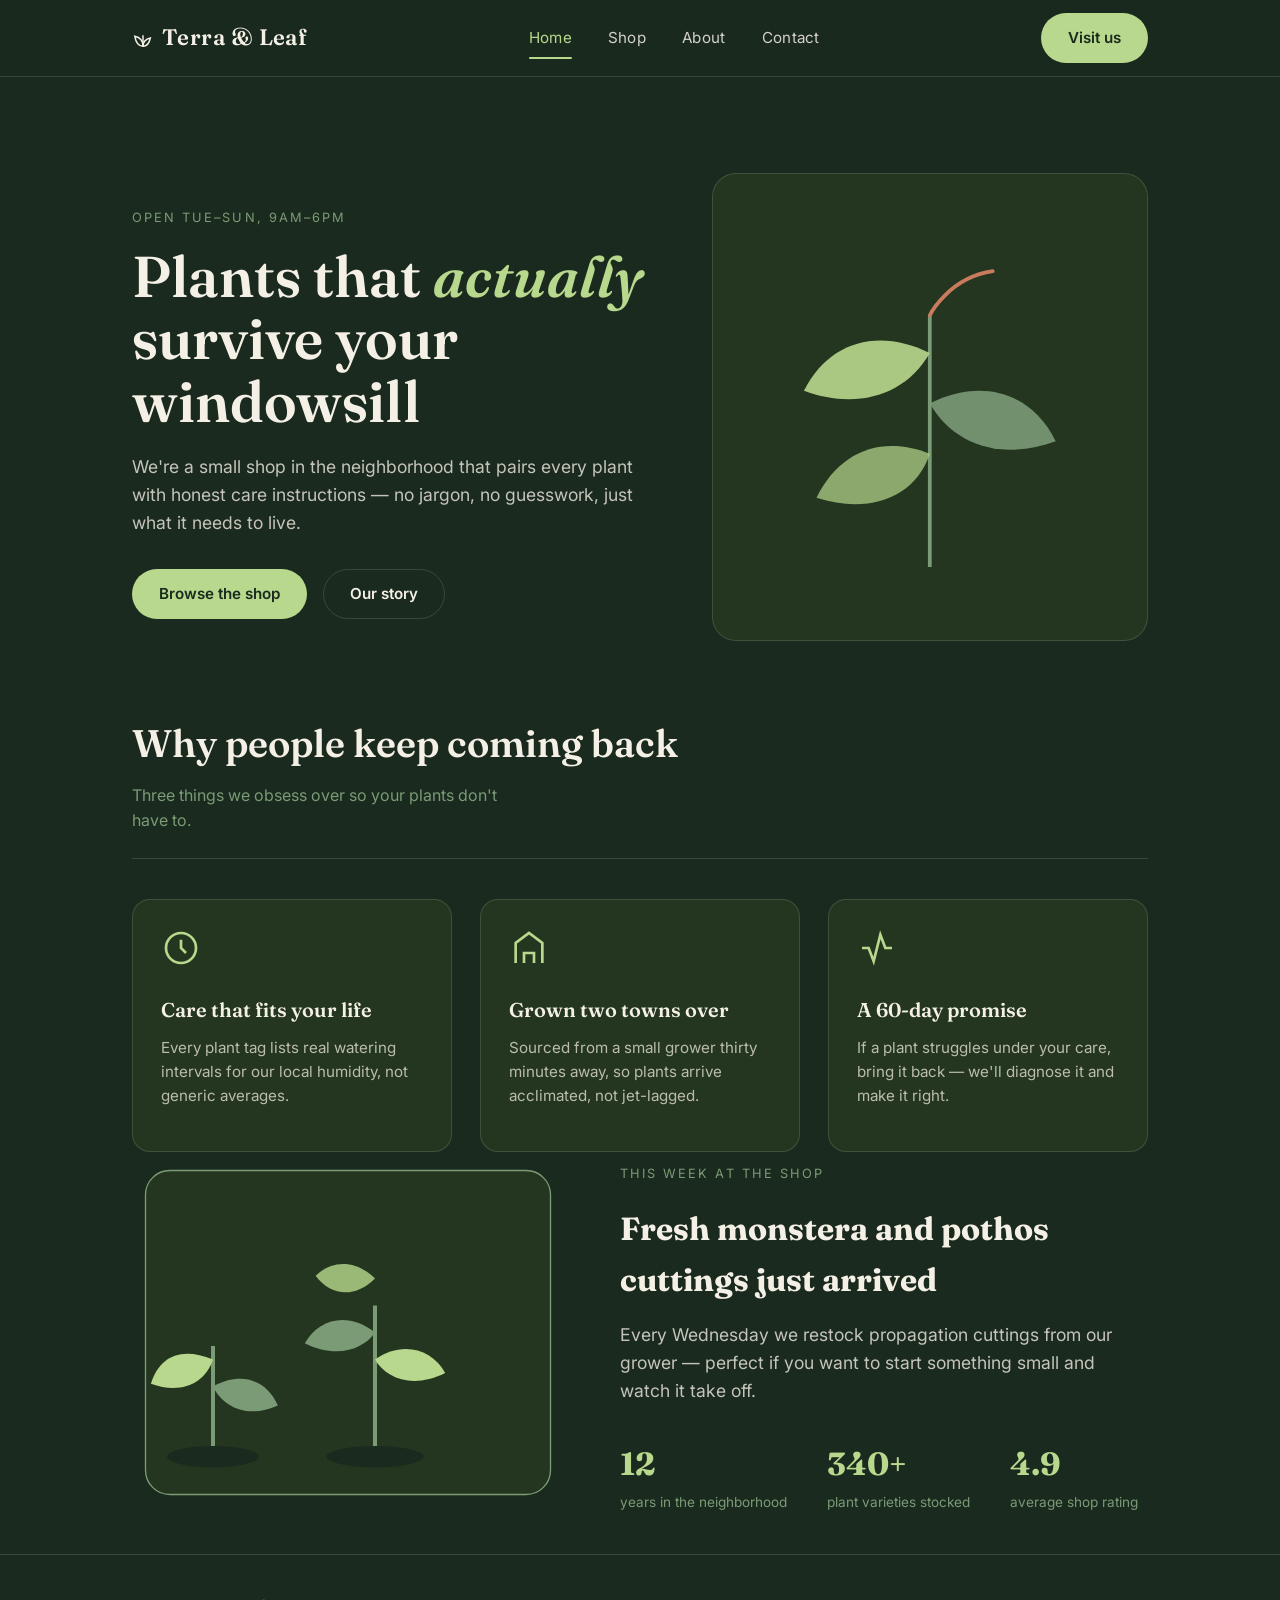
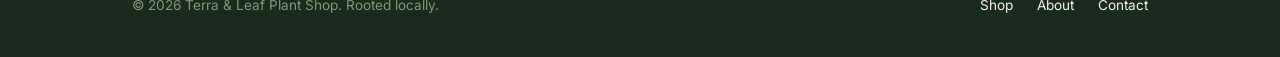
<file: Project/index.html>
<!DOCTYPE html>
<html lang="en">
<head>
<meta charset="UTF-8">
<meta name="viewport" content="width=device-width, initial-scale=1.0">
<title>Terra & Leaf — Neighborhood Plant Shop</title>
<link rel="preconnect" href="https://fonts.googleapis.com">
<link href="https://fonts.googleapis.com/css2?family=Fraunces:ital,wght@0,500;0,600;1,500&family=Inter:wght@400;500;600&display=swap" rel="stylesheet">
<link rel="stylesheet" href="style.css">
</head>
<body>

<nav class="site-nav">
  <div class="wrap">
    <a href="index.html" class="logo">
      <svg viewBox="0 0 24 24" fill="none" stroke="currentColor" stroke-width="1.6"><path d="M12 21c0-6 4-8 8-9-1 5-3 9-8 9Z"/><path d="M12 21c0-7-4-10-9-11 1 6 4 11 9 11Z"/><path d="M12 21V9"/></svg>
      Terra & Leaf
    </a>
    <ul class="nav-links">
      <li><a href="index.html" aria-current="page">Home</a></li>
      <li><a href="shop.html">Shop</a></li>
      <li><a href="about.html">About</a></li>
      <li><a href="contact.html">Contact</a></li>
    </ul>
    <a href="contact.html" class="btn btn-primary">Visit us</a>
  </div>
</nav>

<header class="hero">
  <div class="wrap">
    <div>
      <p class="eyebrow">Open Tue–Sun, 9am–6pm</p>
      <h1>Plants that <em>actually</em><br>survive your windowsill</h1>
      <p class="lede">We're a small shop in the neighborhood that pairs every plant with honest care instructions — no jargon, no guesswork, just what it needs to live.</p>
      <div class="hero-actions">
        <a href="shop.html" class="btn btn-primary">Browse the shop</a>
        <a href="about.html" class="btn btn-ghost">Our story</a>
      </div>
    </div>
    <div class="leaf-frame">
      <svg viewBox="0 0 300 320" fill="none" xmlns="http://www.w3.org/2000/svg">
        <ellipse cx="150" cy="290" rx="90" ry="14" fill="#24361F"/>
        <path d="M150 290V90" stroke="#7A9B76" stroke-width="3"/>
        <path d="M150 120C110 100 70 110 50 150C90 165 130 155 150 120Z" fill="#B8D98D" opacity="0.9"/>
        <path d="M150 160C190 140 230 150 250 190C210 205 170 195 150 160Z" fill="#7A9B76" opacity="0.9"/>
        <path d="M150 200C112 185 78 198 60 235C100 248 138 236 150 200Z" fill="#B8D98D" opacity="0.7"/>
        <path d="M150 90C150 90 165 60 200 55" stroke="#C97C5D" stroke-width="3" stroke-linecap="round"/>
      </svg>
    </div>
  </div>
</header>

<section class="wrap">
  <div class="section-head">
    <div>
      <h2>Why people keep coming back</h2>
      <p>Three things we obsess over so your plants don't have to.</p>
    </div>
  </div>
  <div class="grid">
    <div class="card">
      <svg class="icon" viewBox="0 0 24 24" fill="none" stroke="currentColor" stroke-width="1.6"><circle cx="12" cy="12" r="9"/><path d="M12 7v5l3 3"/></svg>
      <h3>Care that fits your life</h3>
      <p>Every plant tag lists real watering intervals for our local humidity, not generic averages.</p>
    </div>
    <div class="card">
      <svg class="icon" viewBox="0 0 24 24" fill="none" stroke="currentColor" stroke-width="1.6"><path d="M4 21V9l8-6 8 6v12"/><path d="M9 21v-6h6v6"/></svg>
      <h3>Grown two towns over</h3>
      <p>Sourced from a small grower thirty minutes away, so plants arrive acclimated, not jet-lagged.</p>
    </div>
    <div class="card">
      <svg class="icon" viewBox="0 0 24 24" fill="none" stroke="currentColor" stroke-width="1.6"><path d="M3 12h4l3 8 4-16 3 8h4"/></svg>
      <h3>A 60-day promise</h3>
      <p>If a plant struggles under your care, bring it back — we'll diagnose it and make it right.</p>
    </div>
  </div>
</section>

<section class="wrap">
  <div class="split">
    <svg viewBox="0 0 320 260" fill="none" xmlns="http://www.w3.org/2000/svg">
      <rect x="10" y="10" width="300" height="240" rx="18" fill="#24361F" stroke="#7A9B76" stroke-width="1"/>
      <path d="M60 220V140" stroke="#7A9B76" stroke-width="3"/>
      <path d="M60 150c-24-10-40-2-46 18 22 8 40 0 46-18Z" fill="#B8D98D"/>
      <path d="M60 170c22-12 40-4 48 14-22 10-40 2-48-14Z" fill="#7A9B76"/>
      <ellipse cx="60" cy="222" rx="34" ry="8" fill="#1B2A1E"/>
      <path d="M180 220V110" stroke="#7A9B76" stroke-width="3"/>
      <path d="M180 130c-20-16-42-10-52 8 24 12 44 4 52-8Z" fill="#7A9B76"/>
      <path d="M180 150c20-14 42-8 52 10-24 12-44 4-52-10Z" fill="#B8D98D"/>
      <path d="M180 90c-14-14-32-14-44-2 12 16 30 16 44 2Z" fill="#B8D98D" opacity="0.8"/>
      <ellipse cx="180" cy="222" rx="36" ry="8" fill="#1B2A1E"/>
    </svg>
    <div>
      <p class="eyebrow">This week at the shop</p>
      <h2 style="font-family:var(--display); font-size:2rem; margin:0 0 16px;">Fresh monstera and pothos cuttings just arrived</h2>
      <p class="lede">Every Wednesday we restock propagation cuttings from our grower — perfect if you want to start something small and watch it take off.</p>
      <div class="stat-row">
        <div class="stat"><b>12</b><span>years in the neighborhood</span></div>
        <div class="stat"><b>340+</b><span>plant varieties stocked</span></div>
        <div class="stat"><b>4.9</b><span>average shop rating</span></div>
      </div>
    </div>
  </div>
</section>

<footer>
  <div class="wrap">
    <p>© 2026 Terra & Leaf Plant Shop. Rooted locally.</p>
    <ul class="foot-links">
      <li><a href="shop.html">Shop</a></li>
      <li><a href="about.html">About</a></li>
      <li><a href="contact.html">Contact</a></li>
    </ul>
  </div>
</footer>

</body>
</html>
</file>
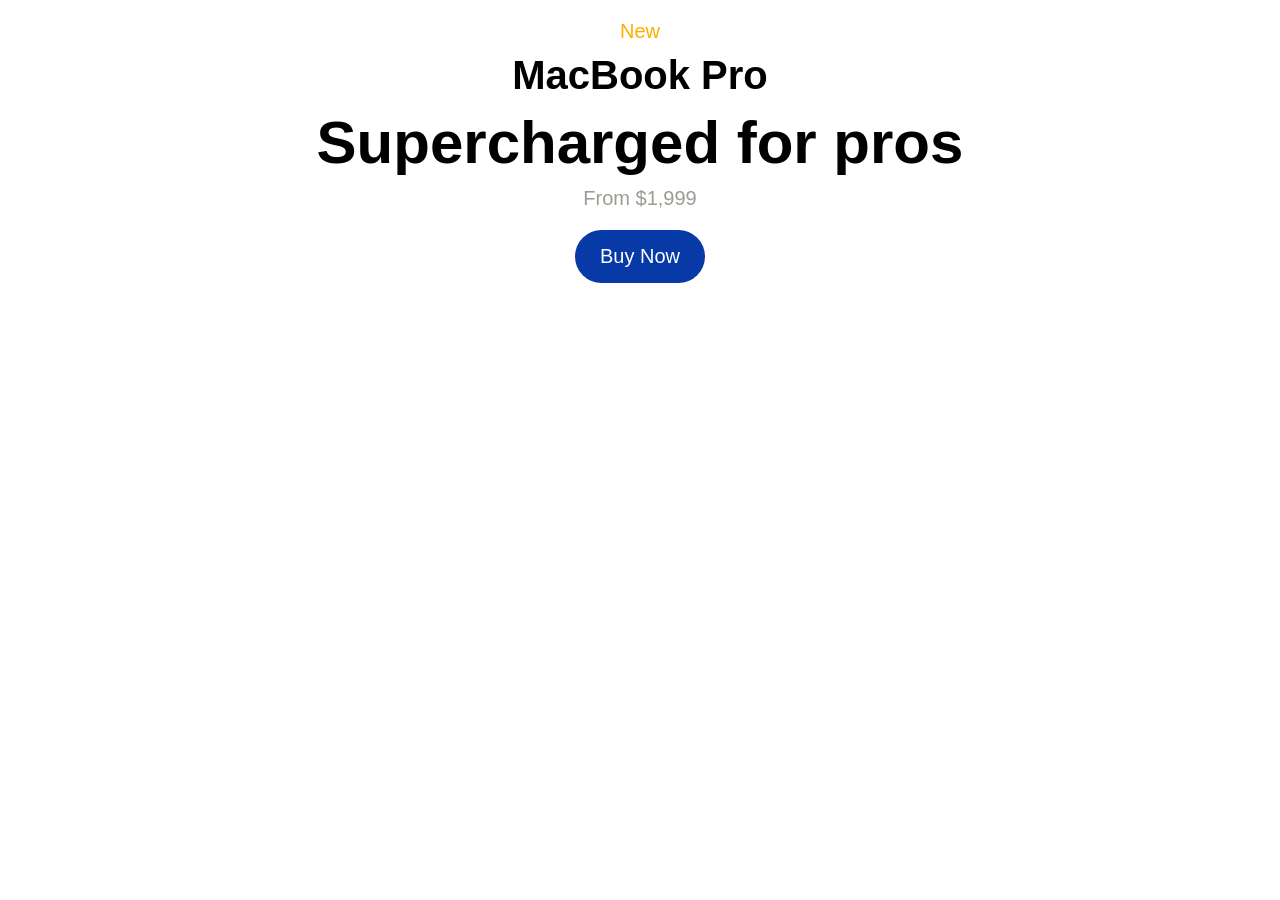
<file: .vscode/text.html>
<!DOCTYPE html>
<html>
<head>
  <style>
    .news {
      color: rgb(255, 174, 0);
      font-size: 20px;
      font-family: Arial, sans-serif;
      text-align: center;
      margin-bottom: 10px;
    }

    .newss {
      font-size: 40px;
      font-family: Arial, sans-serif;
      text-align: center;
      font-weight: 600;
      margin: 0;
    }

    .pros {
      font-size: 60px;
      font-family: Arial, sans-serif;
      text-align: center;
      font-weight: 600;
      margin-top: 10px;
      margin-bottom: 10px;
    }

    .doll {
      font-size: 20px;
      font-family: Arial, sans-serif;
      text-align: center;
      color: rgb(158, 154, 146);
      margin-top: 0;
      margin-bottom: 20px;
    }

    .buy {
      background-color: rgb(7, 57, 167);
      color: white;
      font-weight: 400;
      font-size: 20px;
      font-family: Arial, sans-serif;
      border-radius: 40px;
      padding: 15px 25px;
      border: none;
      cursor: pointer;
    }

    .divine {
      text-align: center;
    }
		.buy:hover {
			background-color: rgb(0, 0, 65);
			transform: scale(1.1);
			transition: 0.2s ;
		}
		.buy:active {
			opacity: 0.5;
			transition: 0.2s ;
		}
  </style>
</head>

<body>

  <p class="news">New</p>

  <p class="newss">MacBook Pro</p>

  <p class="pros">Supercharged for pros</p>

  <p class="doll">From $1,999</p>

  <div class="divine">
    <button class="buy">Buy Now </button>
  </div>

</body>
</html>
</file>
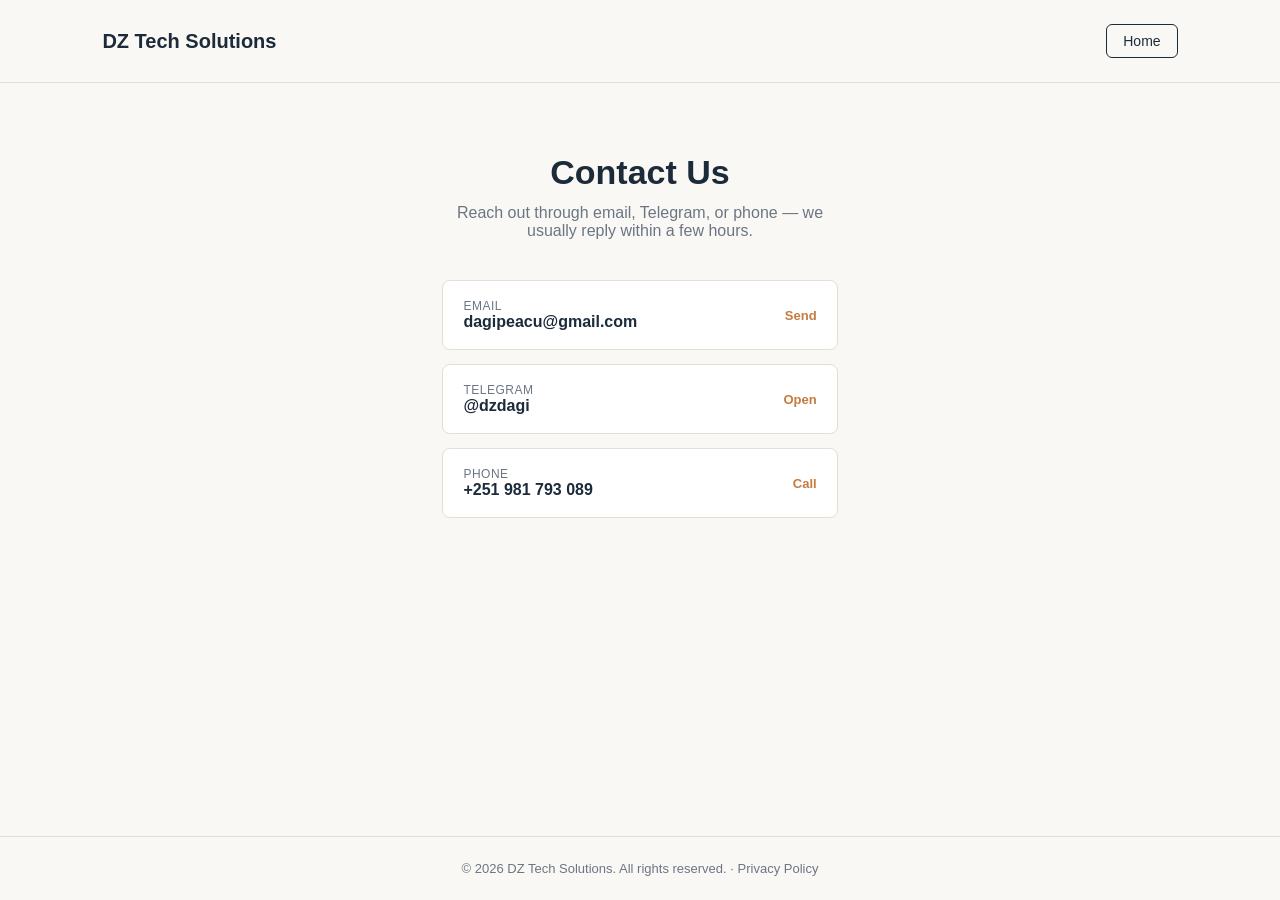
<file: DZTechsolutions/contact.html>
<!DOCTYPE html>
<html lang="en">
<head>
<meta charset="UTF-8">
<meta name="viewport" content="width=device-width, initial-scale=1.0">
<title>Contact — DZ Tech Solutions</title>
<style>
  :root{
    --ink:#1C2B3A;
    --paper:#FAF8F4;
    --accent:#C77B3E;
    --muted:#6B7684;
    --line:#E4DFD5;
  }
  *{ margin:0; padding:0; box-sizing:border-box; }
  body{
    font-family:Arial, Helvetica, sans-serif;
    background:var(--paper);
    color:var(--ink);
    min-height:100vh;
    display:flex;
    flex-direction:column;
  }
  a{ color:inherit; text-decoration:none; }

  header{
    display:flex;
    justify-content:space-between;
    align-items:center;
    padding:24px 8%;
    border-bottom:1px solid var(--line);
  }
  .brand{ font-size:20px; font-weight:700; }
  header a.home-link{
    font-size:14px;
    border:1px solid var(--ink);
    padding:8px 16px;
    border-radius:6px;
    transition:background 0.2s ease, color 0.2s ease;
  }
  header a.home-link:hover{ background:var(--ink); color:var(--paper); }

  main{
    flex:1;
    max-width:600px;
    margin:0 auto;
    padding:70px 8%;
    text-align:center;
  }
  main h1{
    font-size:clamp(26px, 4vw, 34px);
    margin-bottom:12px;
  }
  main > p{
    color:var(--muted);
    margin-bottom:40px;
  }

  .contact-list{
    display:flex;
    flex-direction:column;
    gap:14px;
    text-align:left;
  }
  .contact-item{
    background:white;
    border:1px solid var(--line);
    border-radius:8px;
    padding:18px 20px;
    display:flex;
    justify-content:space-between;
    align-items:center;
    transition:transform 0.2s ease, box-shadow 0.2s ease;
  }
  .contact-item:hover{
    transform:translateY(-3px);
    box-shadow:0 8px 16px rgba(0,0,0,0.08);
  }
  .contact-item .label{
    font-size:12px;
    text-transform:uppercase;
    color:var(--muted);
    letter-spacing:0.5px;
  }
  .contact-item .value{
    font-size:16px;
    font-weight:bold;
  }
  .contact-item a.action{
    font-size:13px;
    color:var(--accent);
    font-weight:bold;
    transition:opacity 0.2s ease;
  }
  .contact-item a.action:hover{ opacity:0.7; }

  footer{
    text-align:center;
    padding:24px;
    color:var(--muted);
    font-size:13px;
    border-top:1px solid var(--line);
  }
</style>
</head>
<body>

  <header>
    <a href="page.html" class="brand">DZ Tech Solutions</a>
    <a href="page.html" class="home-link">Home</a>
  </header>

  <main>
    <h1>Contact Us</h1>
    <p>Reach out through email, Telegram, or phone — we usually reply within a few hours.</p>

    <div class="contact-list">
      <div class="contact-item">
        <div>
          <div class="label">Email</div>
          <div class="value">dagipeacu@gmail.com</div>
        </div>
        <a class="action" href="mailto:dagipeacu@gmail.com">Send</a>
      </div>
      <div class="contact-item">
        <div>
          <div class="label">Telegram</div>
          <div class="value">@dzdagi</div>
        </div>
        <a class="action" href="https://t.me/dzdagi" target="_blank" rel="noopener">Open</a>
      </div>
      <div class="contact-item">
        <div>
          <div class="label">Phone</div>
          <div class="value">+251 981 793 089</div>
        </div>
        <a class="action" href="tel:+251981793089">Call</a>
      </div>
    </div>
  </main>

  <footer>
    © 2026 DZ Tech Solutions. All rights reserved. · Privacy Policy
  </footer>

</body>
</html>
</file>
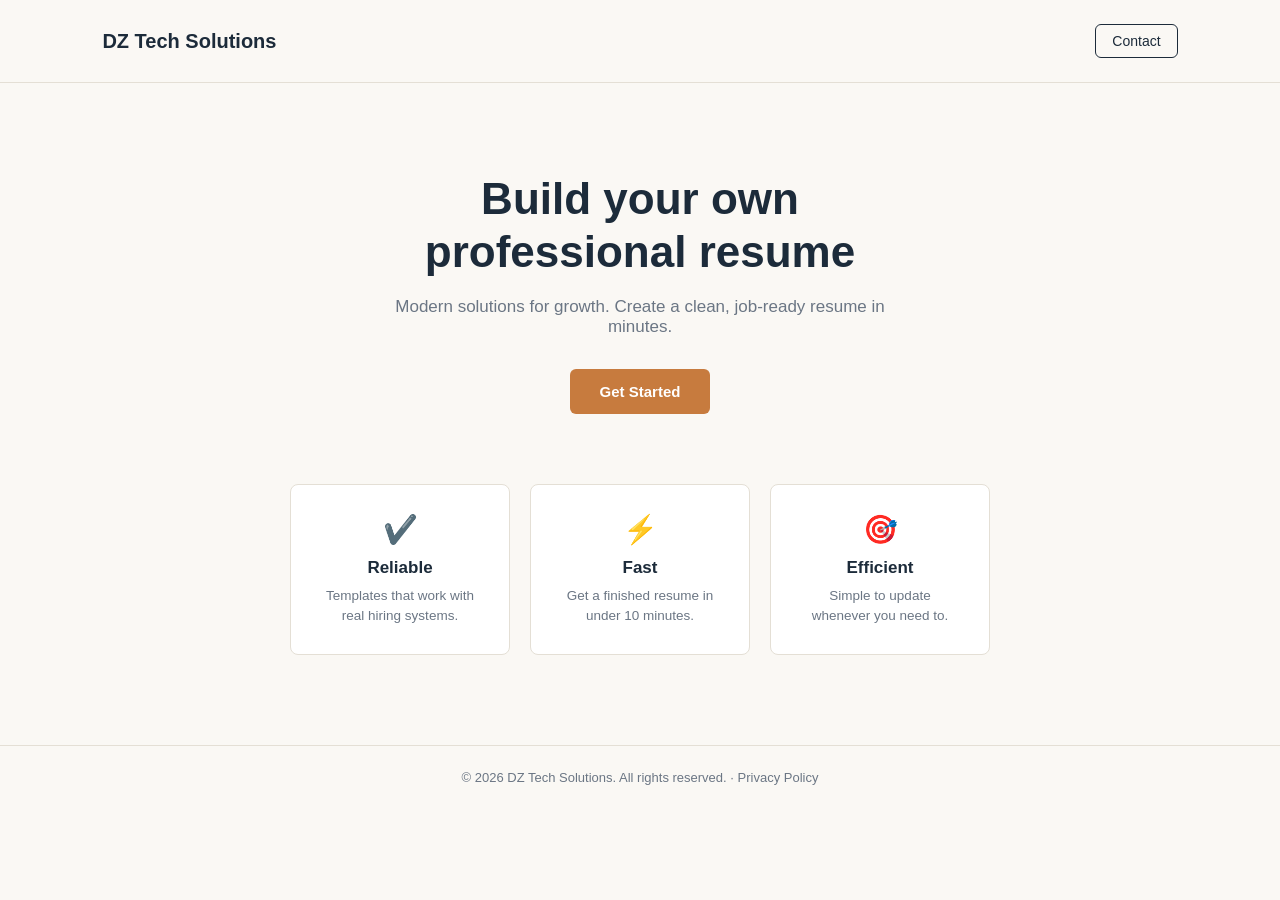
<file: DZTechsolutions/page.html>
<!DOCTYPE html>
<html lang="en">
<head>
<meta charset="UTF-8">
<meta name="viewport" content="width=device-width, initial-scale=1.0">
<title>DZ Tech Solutions</title>
<style>
  :root{
    --ink:#1C2B3A;
    --paper:#FAF8F4;
    --accent:#C77B3E;
    --muted:#6B7684;
    --line:#E4DFD5;
  }
  *{ margin:0; padding:0; box-sizing:border-box; }
  body{
    font-family:Arial, Helvetica, sans-serif;
    background:var(--paper);
    color:var(--ink);
  }
  a{ color:inherit; text-decoration:none; }

  header{
    display:flex;
    justify-content:space-between;
    align-items:center;
    padding:24px 8%;
    border-bottom:1px solid var(--line);
  }
  .brand{
    font-size:20px;
    font-weight:700;
  }
  header a.contact-link{
    font-size:14px;
    border:1px solid var(--ink);
    padding:8px 16px;
    border-radius:6px;
    transition:background 0.2s ease, color 0.2s ease;
  }
  header a.contact-link:hover{ background:var(--ink); color:var(--paper); }

  .hero{
    text-align:center;
    padding:90px 8% 70px;
    max-width:700px;
    margin:0 auto;
  }
  .hero h1{
    font-size:clamp(30px, 5vw, 44px);
    line-height:1.2;
    margin-bottom:18px;
  }
  .hero p{
    font-size:17px;
    color:var(--muted);
    margin-bottom:32px;
  }
  .btn{
    display:inline-block;
    background:var(--accent);
    color:white;
    padding:14px 30px;
    border-radius:6px;
    font-size:15px;
    font-weight:bold;
    border:none;
    transition:opacity 0.2s ease, transform 0.2s ease;
  }
  .btn:hover{ opacity:0.9; transform:translateY(-2px); }

  .features{
    display:flex;
    justify-content:center;
    gap:20px;
    flex-wrap:wrap;
    padding:0 8% 90px;
  }
  .feature{
    background:white;
    border:1px solid var(--line);
    border-radius:8px;
    padding:28px;
    width:220px;
    text-align:center;
    transition:transform 0.2s ease, box-shadow 0.2s ease;
  }
  .feature:hover{
    transform:translateY(-4px);
    box-shadow:0 8px 16px rgba(0,0,0,0.08);
  }
  .feature .icon{
    font-size:28px;
    margin-bottom:12px;
  }
  .feature h3{
    font-size:17px;
    margin-bottom:8px;
  }
  .feature p{
    font-size:13.5px;
    color:var(--muted);
    line-height:1.5;
  }

  footer{
    text-align:center;
    padding:24px;
    color:var(--muted);
    font-size:13px;
    border-top:1px solid var(--line);
  }

  @media (max-width:600px){
    .features{ flex-direction:column; align-items:center; }
  }
</style>
</head>
<body>

  <header>
    <div class="brand">DZ Tech Solutions</div>
    <a href="contact.html" class="contact-link">Contact</a>
  </header>

  <section class="hero">
    <h1>Build your own professional resume</h1>
    <p>Modern solutions for growth. Create a clean, job-ready resume in minutes.</p>
    <a href="contact.html"><button class="btn">Get Started</button></a>
  </section>

  <section class="features">
    <div class="feature">
      <div class="icon">✔️</div>
      <h3>Reliable</h3>
      <p>Templates that work with real hiring systems.</p>
    </div>
    <div class="feature">
      <div class="icon">⚡</div>
      <h3>Fast</h3>
      <p>Get a finished resume in under 10 minutes.</p>
    </div>
    <div class="feature">
      <div class="icon">🎯</div>
      <h3>Efficient</h3>
      <p>Simple to update whenever you need to.</p>
    </div>
  </section>

  <footer>
    © 2026 DZ Tech Solutions. All rights reserved. · Privacy Policy
  </footer>

</body>
</html>
</file>
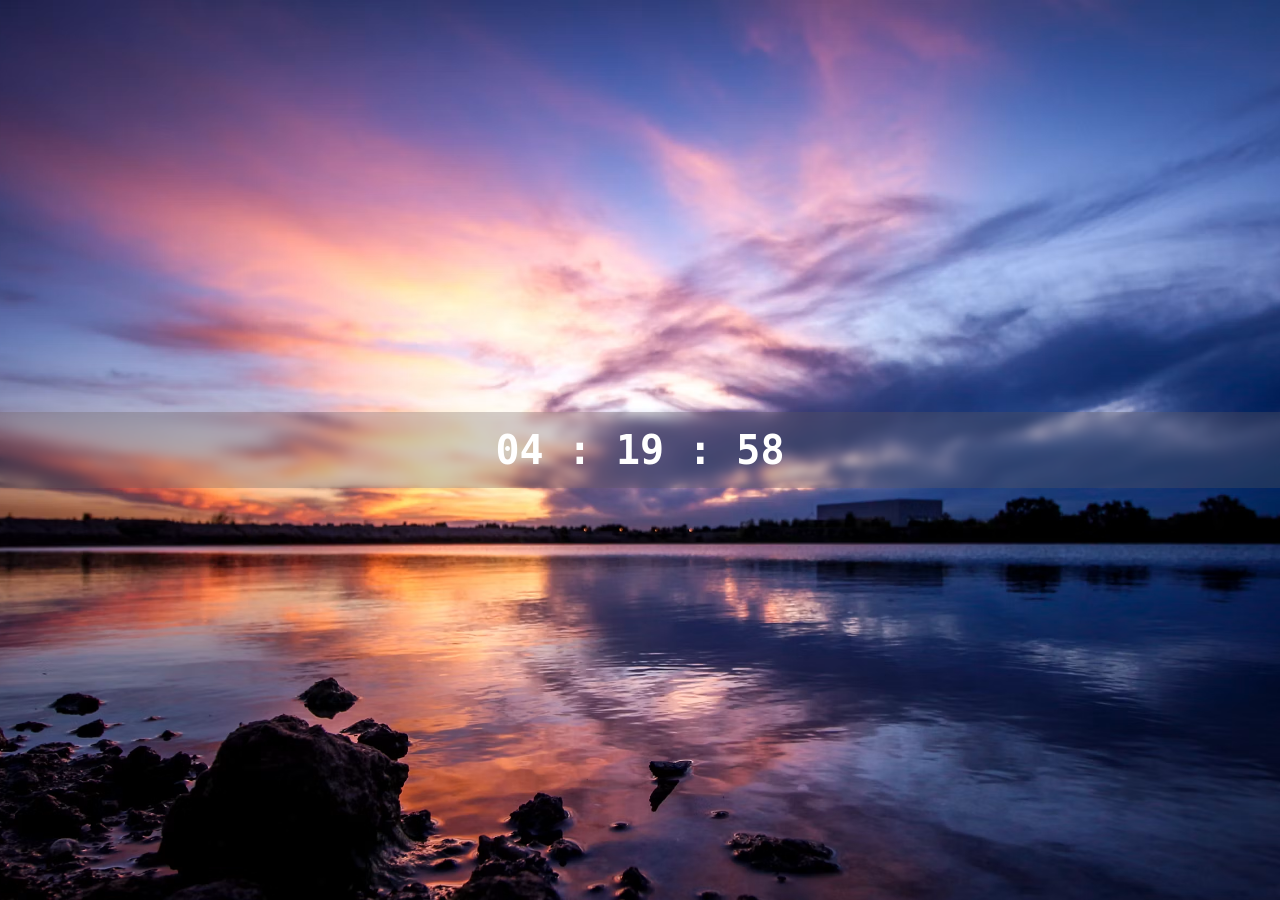
<file: Javascript/P5.html>
<!DOCTYPE html>
<html lang="en">
<head>
    <link rel = "stylesheet" href = "P5.css">
    <meta charset="UTF-8">
    <meta name="viewport" content="width=device-width, initial-scale=1.0">
    <title>Document</title>
</head>
<body>
  <div id ="block-container">
    <div id  = "clock">00:00:00</div>
  </div>


    <script src = "Practice5.js" ></script>
</body>
</html>
</file>
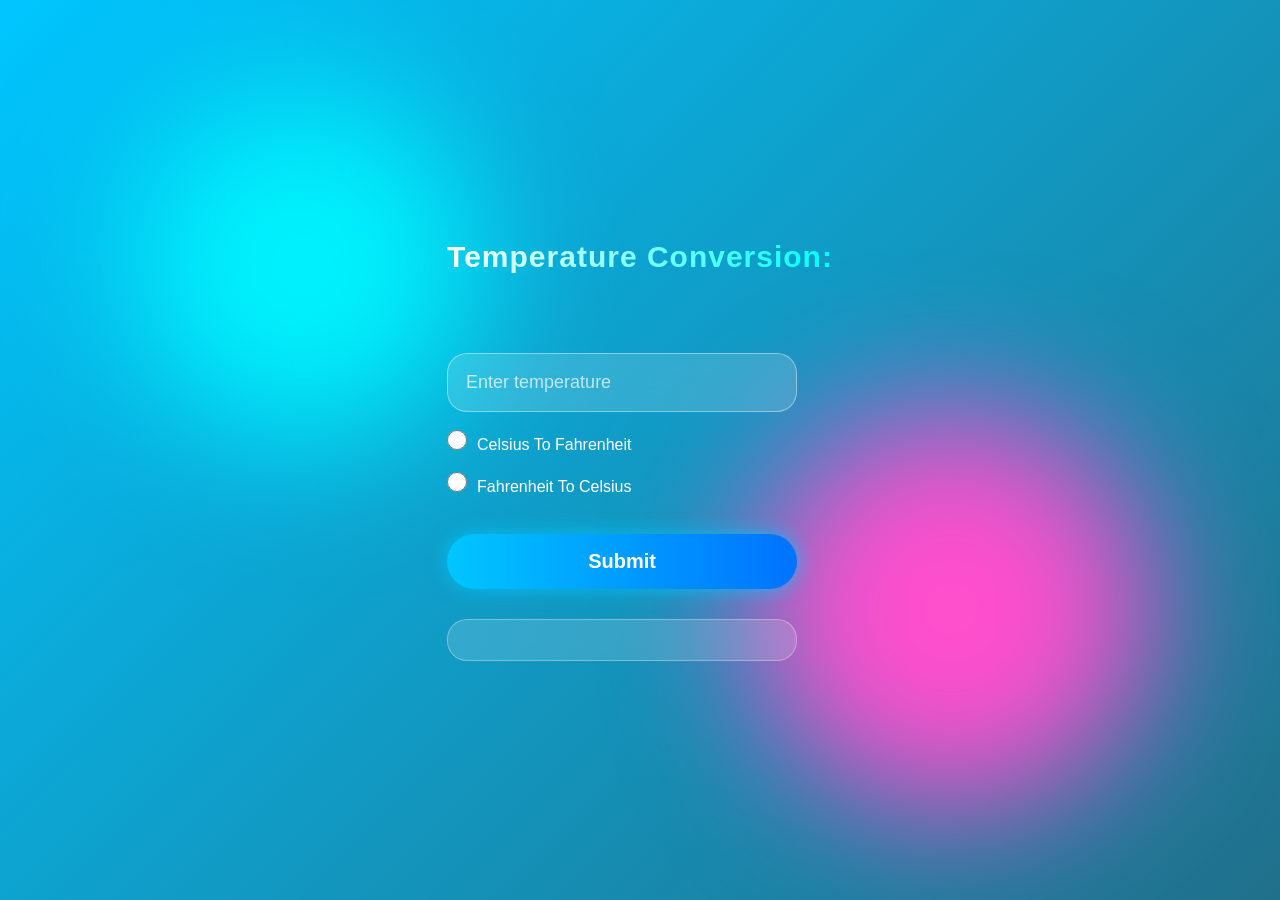
<file: practice/dz.html>
<!DOCTYPE html>
<html lang="en">
<head>
    <meta charset="UTF-8">
    <meta name="viewport" content="width=device-width, initial-scale=1.0">
    <title>My website</title>
    <link rel = "stylesheet" href = "stylee.css">   
</head>
<body>
<div>
    <label for="userinput">Temperature Conversion:</label><br> <br></br>
<input type="text" id="userinput" placeholder="Enter temperature">
 <br></br>
<input type="radio" name = "conversion" id="checkboxcf">Celsius To Fahrenheit</input>
 <br></br>
<input type="radio" name = "conversion" id="checkboxfc">Fahrenheit To Celsius</input>
 <br></br>
<button id="submitbutton">Submit</button>
<p id="text"></p>
</div>

    
    
    <script src = "index.js"></script>
</body>
</html>
</file>
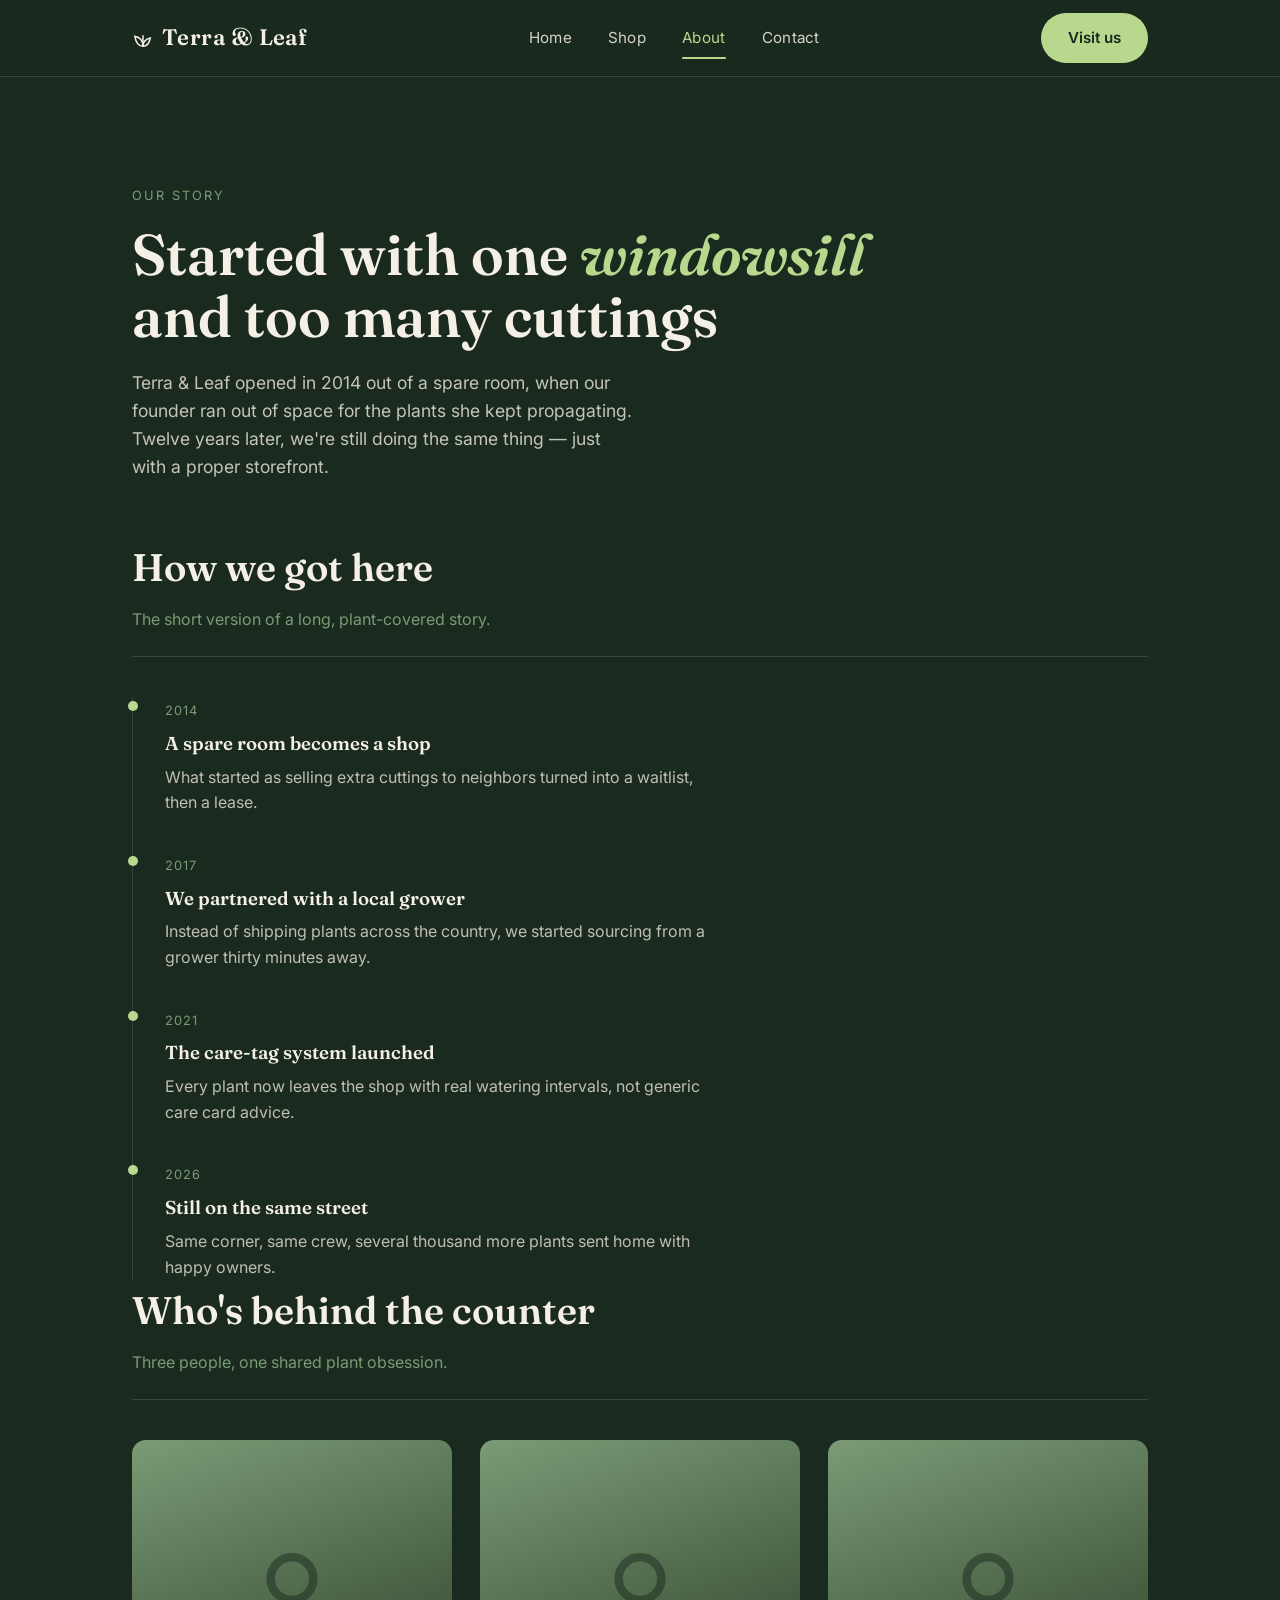
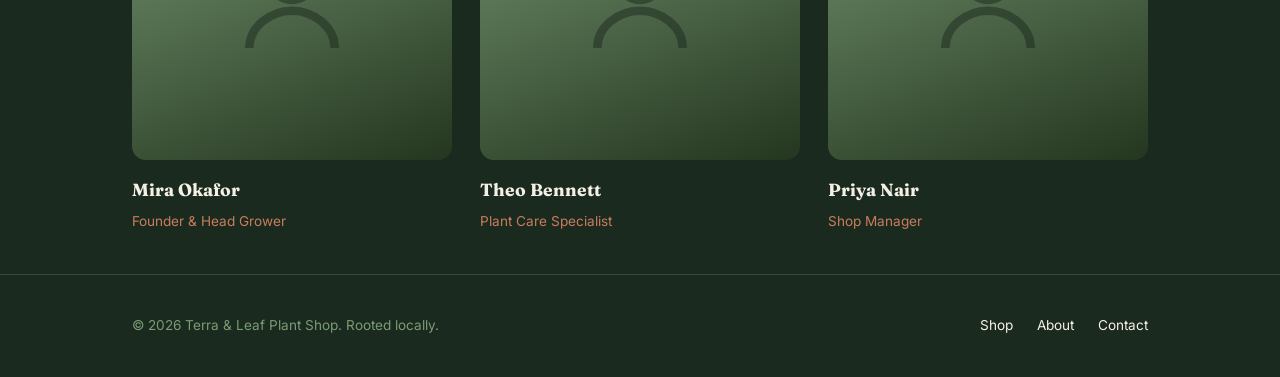
<file: Project/about.html>
<!DOCTYPE html>
<html lang="en">
<head>
<meta charset="UTF-8">
<meta name="viewport" content="width=device-width, initial-scale=1.0">
<title>About — Terra & Leaf</title>
<link rel="preconnect" href="https://fonts.googleapis.com">
<link href="https://fonts.googleapis.com/css2?family=Fraunces:ital,wght@0,500;0,600;1,500&family=Inter:wght@400;500;600&display=swap" rel="stylesheet">
<link rel="stylesheet" href="style.css">
</head>
<body>

<nav class="site-nav">
  <div class="wrap">
    <a href="index.html" class="logo">
      <svg viewBox="0 0 24 24" fill="none" stroke="currentColor" stroke-width="1.6"><path d="M12 21c0-6 4-8 8-9-1 5-3 9-8 9Z"/><path d="M12 21c0-7-4-10-9-11 1 6 4 11 9 11Z"/><path d="M12 21V9"/></svg>
      Terra & Leaf
    </a>
    <ul class="nav-links">
      <li><a href="index.html">Home</a></li>
      <li><a href="shop.html">Shop</a></li>
      <li><a href="about.html" aria-current="page">About</a></li>
      <li><a href="contact.html">Contact</a></li>
    </ul>
    <a href="contact.html" class="btn btn-primary">Visit us</a>
  </div>
</nav>

<header class="hero" style="padding-bottom: 24px;">
  <div class="wrap" style="grid-template-columns: 1fr; text-align:left;">
    <div>
      <p class="eyebrow">Our story</p>
      <h1>Started with one <em>windowsill</em><br>and too many cuttings</h1>
      <p class="lede">Terra & Leaf opened in 2014 out of a spare room, when our founder ran out of space for the plants she kept propagating. Twelve years later, we're still doing the same thing — just with a proper storefront.</p>
    </div>
  </div>
</header>

<section class="wrap">
  <div class="section-head">
    <div>
      <h2>How we got here</h2>
      <p>The short version of a long, plant-covered story.</p>
    </div>
  </div>
  <div class="timeline">
    <div class="timeline-item">
      <time>2014</time>
      <h3>A spare room becomes a shop</h3>
      <p>What started as selling extra cuttings to neighbors turned into a waitlist, then a lease.</p>
    </div>
    <div class="timeline-item">
      <time>2017</time>
      <h3>We partnered with a local grower</h3>
      <p>Instead of shipping plants across the country, we started sourcing from a grower thirty minutes away.</p>
    </div>
    <div class="timeline-item">
      <time>2021</time>
      <h3>The care-tag system launched</h3>
      <p>Every plant now leaves the shop with real watering intervals, not generic care card advice.</p>
    </div>
    <div class="timeline-item">
      <time>2026</time>
      <h3>Still on the same street</h3>
      <p>Same corner, same crew, several thousand more plants sent home with happy owners.</p>
    </div>
  </div>
</section>

<section class="wrap">
  <div class="section-head">
    <div>
      <h2>Who's behind the counter</h2>
      <p>Three people, one shared plant obsession.</p>
    </div>
  </div>
  <div class="team-grid">
    <div class="team-card">
      <div class="avatar">
        <svg viewBox="0 0 24 24" fill="none" stroke="currentColor" stroke-width="1.6"><circle cx="12" cy="8" r="4"/><path d="M4 21c0-4 4-7 8-7s8 3 8 7"/></svg>
      </div>
      <h3>Mira Okafor</h3>
      <span>Founder & Head Grower</span>
    </div>
    <div class="team-card">
      <div class="avatar">
        <svg viewBox="0 0 24 24" fill="none" stroke="currentColor" stroke-width="1.6"><circle cx="12" cy="8" r="4"/><path d="M4 21c0-4 4-7 8-7s8 3 8 7"/></svg>
      </div>
      <h3>Theo Bennett</h3>
      <span>Plant Care Specialist</span>
    </div>
    <div class="team-card">
      <div class="avatar">
        <svg viewBox="0 0 24 24" fill="none" stroke="currentColor" stroke-width="1.6"><circle cx="12" cy="8" r="4"/><path d="M4 21c0-4 4-7 8-7s8 3 8 7"/></svg>
      </div>
      <h3>Priya Nair</h3>
      <span>Shop Manager</span>
    </div>
  </div>
</section>

<footer>
  <div class="wrap">
    <p>© 2026 Terra & Leaf Plant Shop. Rooted locally.</p>
    <ul class="foot-links">
      <li><a href="shop.html">Shop</a></li>
      <li><a href="about.html">About</a></li>
      <li><a href="contact.html">Contact</a></li>
    </ul>
  </div>
</footer>

</body>
</html>
</file>
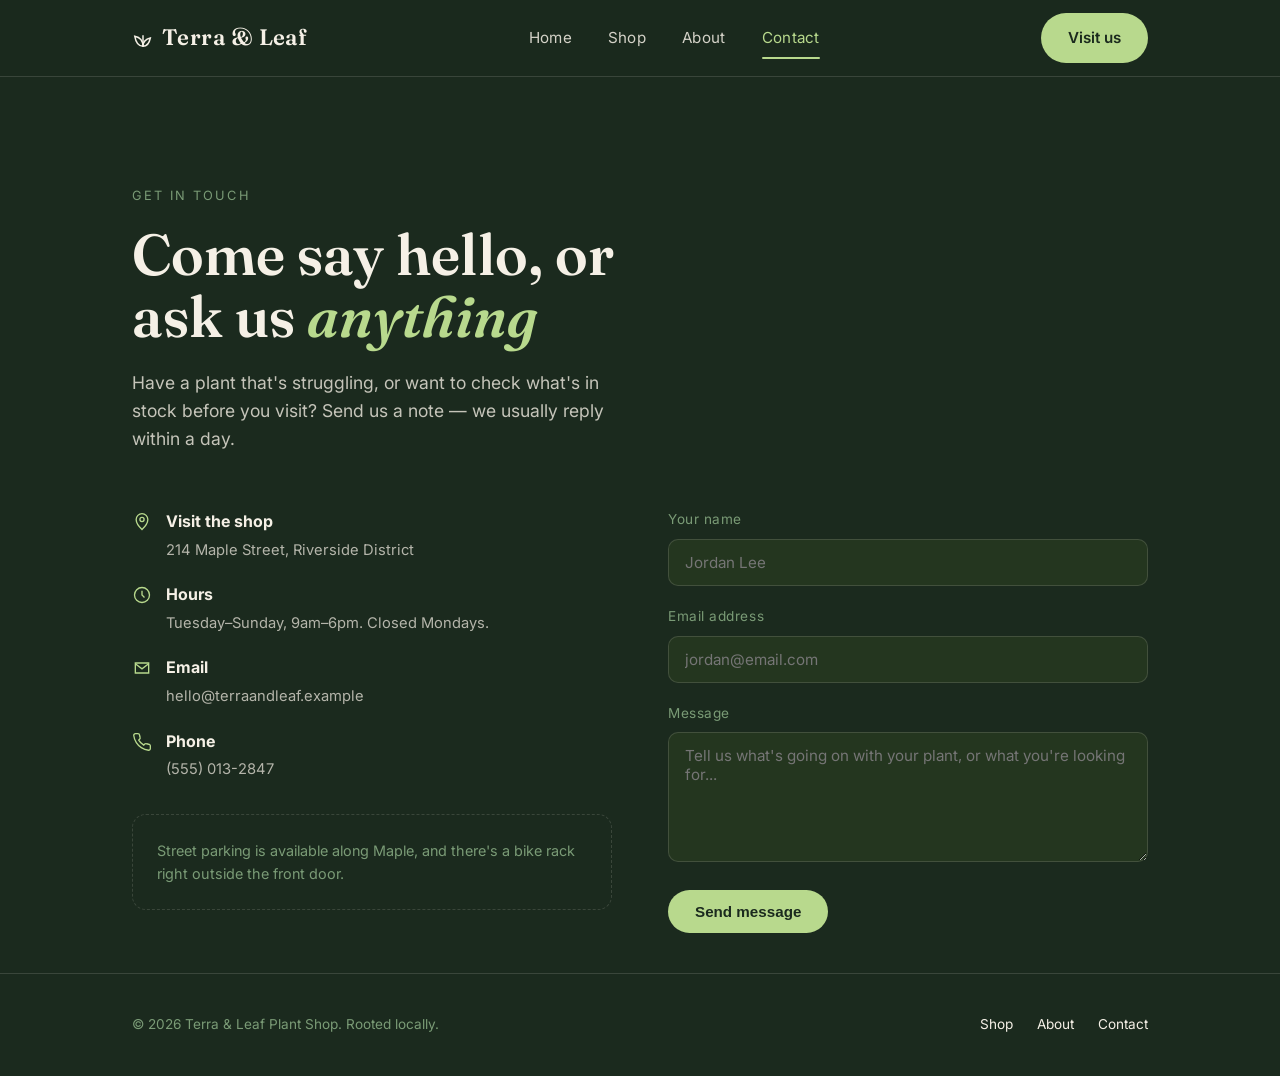
<file: Project/contact.html>
<!DOCTYPE html>
<html lang="en">
<head>
<meta charset="UTF-8">
<meta name="viewport" content="width=device-width, initial-scale=1.0">
<title>Contact — Terra & Leaf</title>
<link rel="preconnect" href="https://fonts.googleapis.com">
<link href="https://fonts.googleapis.com/css2?family=Fraunces:ital,wght@0,500;0,600;1,500&family=Inter:wght@400;500;600&display=swap" rel="stylesheet">
<link rel="stylesheet" href="style.css">
</head>
<body>

<nav class="site-nav">
  <div class="wrap">
    <a href="index.html" class="logo">
      <svg viewBox="0 0 24 24" fill="none" stroke="currentColor" stroke-width="1.6"><path d="M12 21c0-6 4-8 8-9-1 5-3 9-8 9Z"/><path d="M12 21c0-7-4-10-9-11 1 6 4 11 9 11Z"/><path d="M12 21V9"/></svg>
      Terra & Leaf
    </a>
    <ul class="nav-links">
      <li><a href="index.html">Home</a></li>
      <li><a href="shop.html">Shop</a></li>
      <li><a href="about.html">About</a></li>
      <li><a href="contact.html" aria-current="page">Contact</a></li>
    </ul>
    <a href="contact.html" class="btn btn-primary">Visit us</a>
  </div>
</nav>

<header class="hero" style="padding-bottom: 24px;">
  <div class="wrap" style="grid-template-columns: 1fr; text-align:left;">
    <div>
      <p class="eyebrow">Get in touch</p>
      <h1>Come say hello, or<br>ask us <em>anything</em></h1>
      <p class="lede">Have a plant that's struggling, or want to check what's in stock before you visit? Send us a note — we usually reply within a day.</p>
    </div>
  </div>
</header>

<section class="wrap">
  <div class="contact-grid">
    <div>
      <ul class="info-list">
        <li>
          <svg viewBox="0 0 24 24" fill="none" stroke="currentColor" stroke-width="1.6"><path d="M12 21s-7-6.5-7-12a7 7 0 0 1 14 0c0 5.5-7 12-7 12Z"/><circle cx="12" cy="9" r="2.5"/></svg>
          <div>
            <b>Visit the shop</b>
            <span>214 Maple Street, Riverside District</span>
          </div>
        </li>
        <li>
          <svg viewBox="0 0 24 24" fill="none" stroke="currentColor" stroke-width="1.6"><circle cx="12" cy="12" r="9"/><path d="M12 7v5l3 3"/></svg>
          <div>
            <b>Hours</b>
            <span>Tuesday–Sunday, 9am–6pm. Closed Mondays.</span>
          </div>
        </li>
        <li>
          <svg viewBox="0 0 24 24" fill="none" stroke="currentColor" stroke-width="1.6"><path d="M4 6h16v12H4z"/><path d="m4 7 8 6 8-6"/></svg>
          <div>
            <b>Email</b>
            <span>hello@terraandleaf.example</span>
          </div>
        </li>
        <li>
          <svg viewBox="0 0 24 24" fill="none" stroke="currentColor" stroke-width="1.6"><path d="M22 16.9v3a2 2 0 0 1-2.2 2 19.8 19.8 0 0 1-8.6-3.1 19.5 19.5 0 0 1-6-6A19.8 19.8 0 0 1 2.1 4.2 2 2 0 0 1 4.1 2h3a2 2 0 0 1 2 1.7c.1.9.3 1.8.6 2.7a2 2 0 0 1-.4 2.1L8.1 9.7a16 16 0 0 0 6 6l1.2-1.2a2 2 0 0 1 2.1-.4c.9.3 1.8.5 2.7.6a2 2 0 0 1 1.9 2.2Z"/></svg>
          <div>
            <b>Phone</b>
            <span>(555) 013-2847</span>
          </div>
        </li>
      </ul>
      <div class="map-note">
        Street parking is available along Maple, and there's a bike rack right outside the front door.
      </div>
    </div>

    <form>
      <div class="field">
        <label for="name">Your name</label>
        <input type="text" id="name" name="name" placeholder="Jordan Lee">
      </div>
      <div class="field">
        <label for="email">Email address</label>
        <input type="email" id="email" name="email" placeholder="jordan@email.com">
      </div>
      <div class="field">
        <label for="message">Message</label>
        <textarea id="message" name="message" placeholder="Tell us what's going on with your plant, or what you're looking for..."></textarea>
      </div>
      <button type="submit" class="btn btn-primary">Send message</button>
    </form>
  </div>
</section>

<footer>
  <div class="wrap">
    <p>© 2026 Terra & Leaf Plant Shop. Rooted locally.</p>
    <ul class="foot-links">
      <li><a href="shop.html">Shop</a></li>
      <li><a href="about.html">About</a></li>
      <li><a href="contact.html">Contact</a></li>
    </ul>
  </div>
</footer>

</body>
</html>
</file>
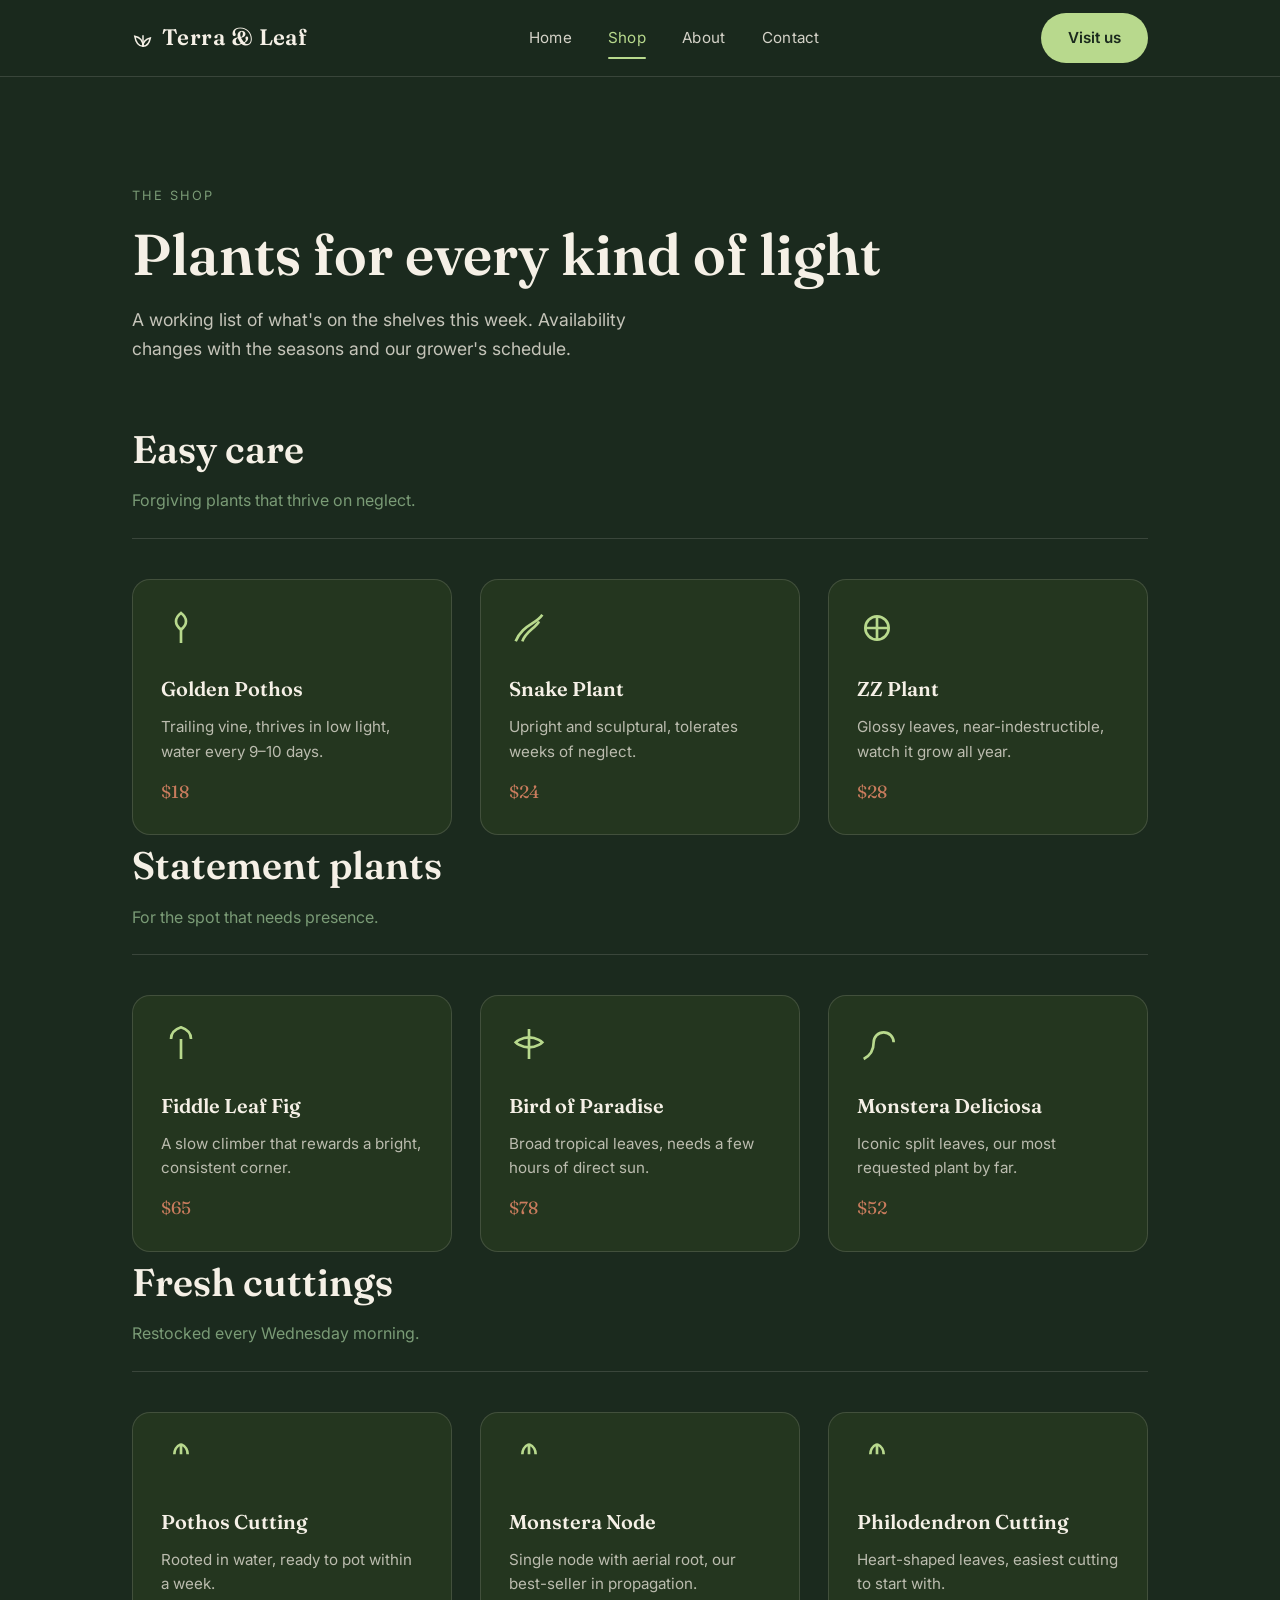
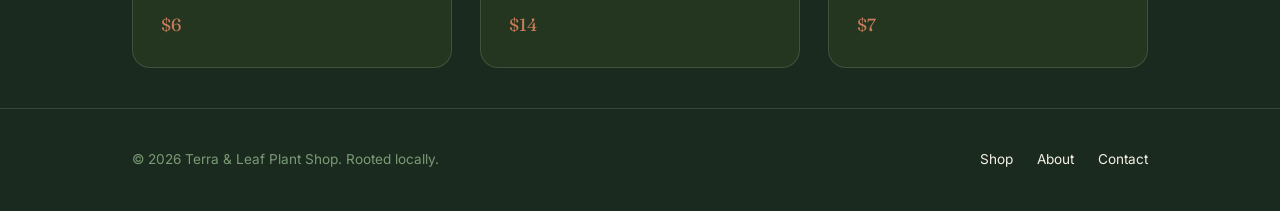
<file: Project/shop.html>
<!DOCTYPE html>
<html lang="en">
<head>
<meta charset="UTF-8">
<meta name="viewport" content="width=device-width, initial-scale=1.0">
<title>Shop — Terra & Leaf</title>
<link rel="preconnect" href="https://fonts.googleapis.com">
<link href="https://fonts.googleapis.com/css2?family=Fraunces:ital,wght@0,500;0,600;1,500&family=Inter:wght@400;500;600&display=swap" rel="stylesheet">
<link rel="stylesheet" href="style.css">
</head>
<body>

<nav class="site-nav">
  <div class="wrap">
    <a href="index.html" class="logo">
      <svg viewBox="0 0 24 24" fill="none" stroke="currentColor" stroke-width="1.6"><path d="M12 21c0-6 4-8 8-9-1 5-3 9-8 9Z"/><path d="M12 21c0-7-4-10-9-11 1 6 4 11 9 11Z"/><path d="M12 21V9"/></svg>
      Terra & Leaf
    </a>
    <ul class="nav-links">
      <li><a href="index.html">Home</a></li>
      <li><a href="shop.html" aria-current="page">Shop</a></li>
      <li><a href="about.html">About</a></li>
      <li><a href="contact.html">Contact</a></li>
    </ul>
    <a href="contact.html" class="btn btn-primary">Visit us</a>
  </div>
</nav>

<header class="hero" style="padding-bottom: 24px;">
  <div class="wrap" style="grid-template-columns: 1fr; text-align:left;">
    <div>
      <p class="eyebrow">The shop</p>
      <h1>Plants for every kind of light</h1>
      <p class="lede">A working list of what's on the shelves this week. Availability changes with the seasons and our grower's schedule.</p>
    </div>
  </div>
</header>

<section class="wrap">
  <div class="section-head">
    <div>
      <h2>Easy care</h2>
      <p>Forgiving plants that thrive on neglect.</p>
    </div>
  </div>
  <div class="grid">
    <div class="card">
      <svg class="icon" viewBox="0 0 24 24" fill="none" stroke="currentColor" stroke-width="1.6"><path d="M12 3c4 3 4 7 0 10-4-3-4-7 0-10Z"/><path d="M12 13v8"/></svg>
      <h3>Golden Pothos</h3>
      <p>Trailing vine, thrives in low light, water every 9–10 days.</p>
      <span class="price">$18</span>
    </div>
    <div class="card">
      <svg class="icon" viewBox="0 0 24 24" fill="none" stroke="currentColor" stroke-width="1.6"><path d="M4 20c4-10 12-10 16-16" /><path d="M8 20c2-6 8-8 10-12"/></svg>
      <h3>Snake Plant</h3>
      <p>Upright and sculptural, tolerates weeks of neglect.</p>
      <span class="price">$24</span>
    </div>
    <div class="card">
      <svg class="icon" viewBox="0 0 24 24" fill="none" stroke="currentColor" stroke-width="1.6"><circle cx="12" cy="12" r="7"/><path d="M12 5v14M5 12h14"/></svg>
      <h3>ZZ Plant</h3>
      <p>Glossy leaves, near-indestructible, watch it grow all year.</p>
      <span class="price">$28</span>
    </div>
  </div>
</section>

<section class="wrap">
  <div class="section-head">
    <div>
      <h2>Statement plants</h2>
      <p>For the spot that needs presence.</p>
    </div>
  </div>
  <div class="grid">
    <div class="card">
      <svg class="icon" viewBox="0 0 24 24" fill="none" stroke="currentColor" stroke-width="1.6"><path d="M12 21V9"/><path d="M6 9c0-4 3-6 6-7 3 1 6 3 6 7"/></svg>
      <h3>Fiddle Leaf Fig</h3>
      <p>A slow climber that rewards a bright, consistent corner.</p>
      <span class="price">$65</span>
    </div>
    <div class="card">
      <svg class="icon" viewBox="0 0 24 24" fill="none" stroke="currentColor" stroke-width="1.6"><path d="M12 3v18"/><path d="M12 8c-5 0-8 3-8 3s3 3 8 3 8-3 8-3-3-3-8-3Z"/></svg>
      <h3>Bird of Paradise</h3>
      <p>Broad tropical leaves, needs a few hours of direct sun.</p>
      <span class="price">$78</span>
    </div>
    <div class="card">
      <svg class="icon" viewBox="0 0 24 24" fill="none" stroke="currentColor" stroke-width="1.6"><path d="M4 21c4-2 6-6 6-10a6 6 0 0 1 12 0"/></svg>
      <h3>Monstera Deliciosa</h3>
      <p>Iconic split leaves, our most requested plant by far.</p>
      <span class="price">$52</span>
    </div>
  </div>
</section>

<section class="wrap">
  <div class="section-head">
    <div>
      <h2>Fresh cuttings</h2>
      <p>Restocked every Wednesday morning.</p>
    </div>
  </div>
  <div class="grid">
    <div class="card">
      <svg class="icon" viewBox="0 0 24 24" fill="none" stroke="currentColor" stroke-width="1.6"><path d="M12 2v6M12 2c-3 1-4 4-4 6M12 2c3 1 4 4 4 6"/></svg>
      <h3>Pothos Cutting</h3>
      <p>Rooted in water, ready to pot within a week.</p>
      <span class="price">$6</span>
    </div>
    <div class="card">
      <svg class="icon" viewBox="0 0 24 24" fill="none" stroke="currentColor" stroke-width="1.6"><path d="M12 2v6M12 2c-3 1-4 4-4 6M12 2c3 1 4 4 4 6"/></svg>
      <h3>Monstera Node</h3>
      <p>Single node with aerial root, our best-seller in propagation.</p>
      <span class="price">$14</span>
    </div>
    <div class="card">
      <svg class="icon" viewBox="0 0 24 24" fill="none" stroke="currentColor" stroke-width="1.6"><path d="M12 2v6M12 2c-3 1-4 4-4 6M12 2c3 1 4 4 4 6"/></svg>
      <h3>Philodendron Cutting</h3>
      <p>Heart-shaped leaves, easiest cutting to start with.</p>
      <span class="price">$7</span>
    </div>
  </div>
</section>

<footer>
  <div class="wrap">
    <p>© 2026 Terra & Leaf Plant Shop. Rooted locally.</p>
    <ul class="foot-links">
      <li><a href="shop.html">Shop</a></li>
      <li><a href="about.html">About</a></li>
      <li><a href="contact.html">Contact</a></li>
    </ul>
  </div>
</footer>

</body>
</html>
</file>
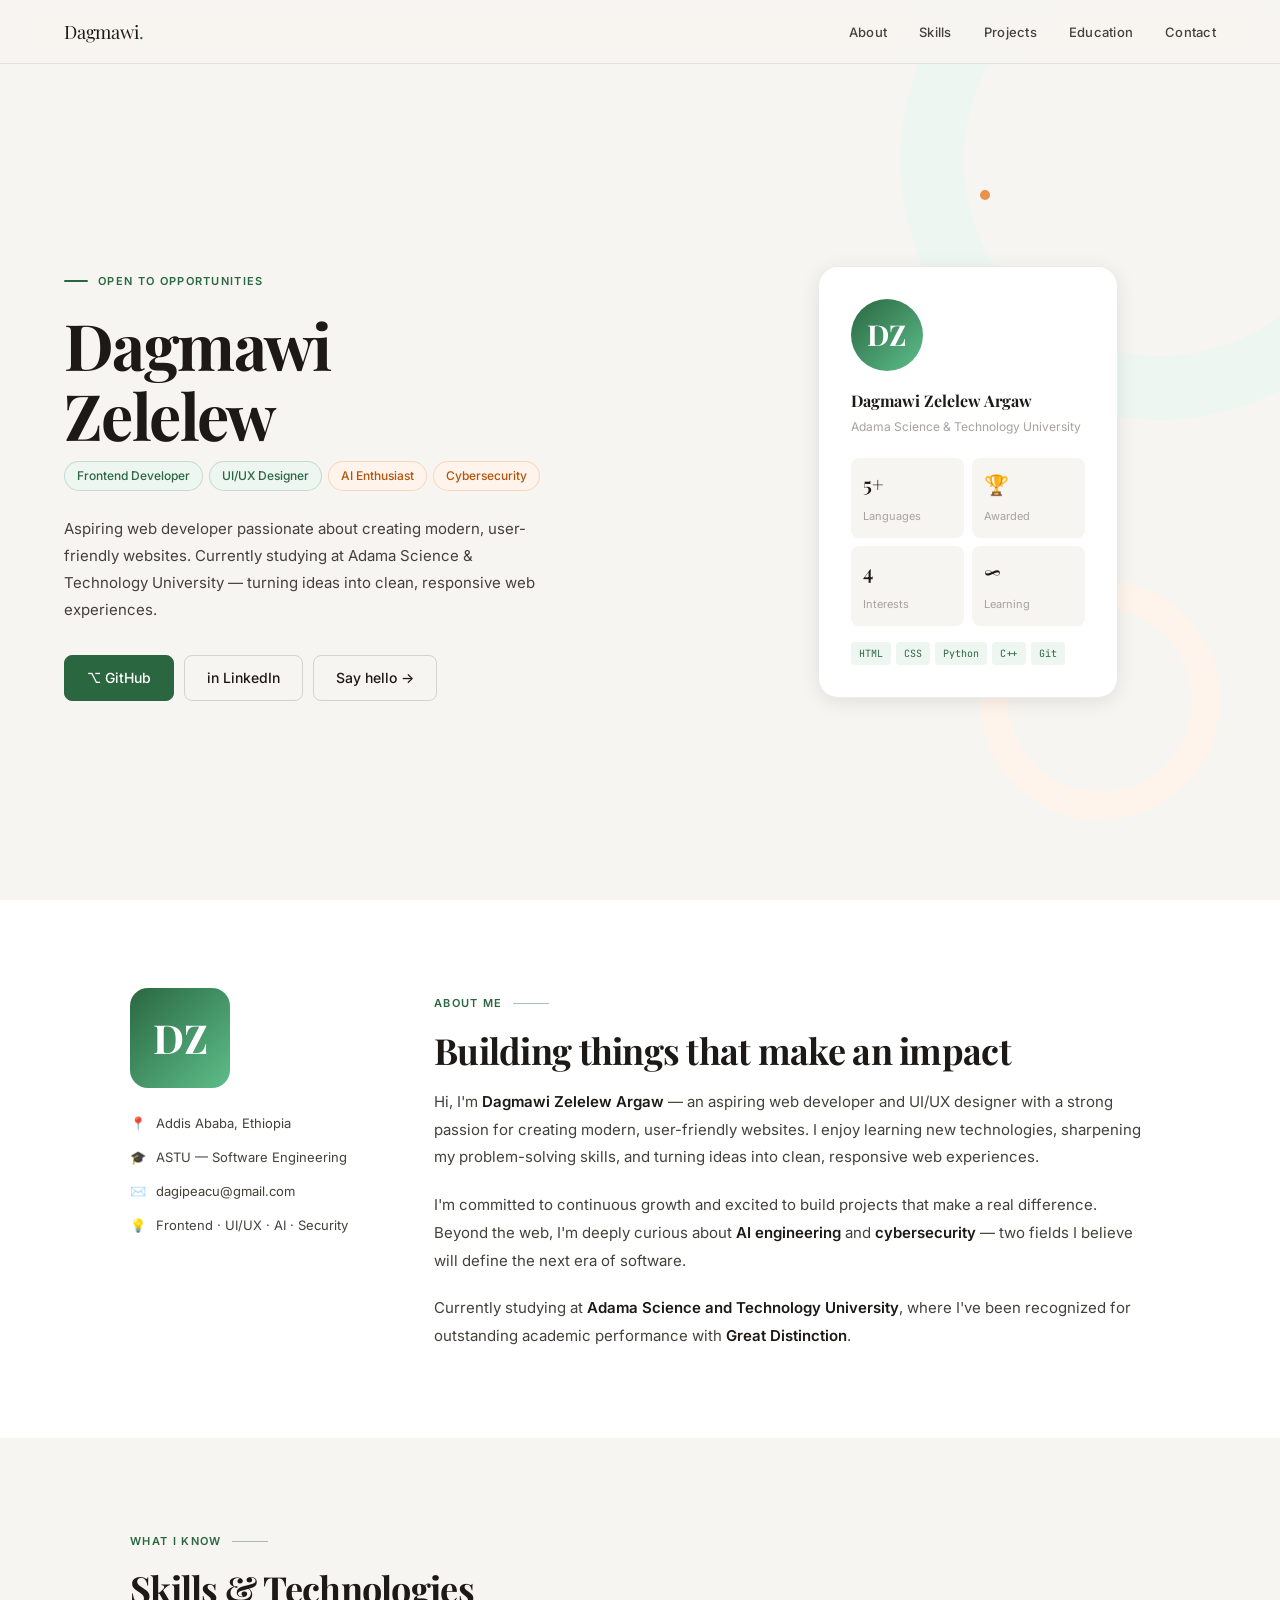
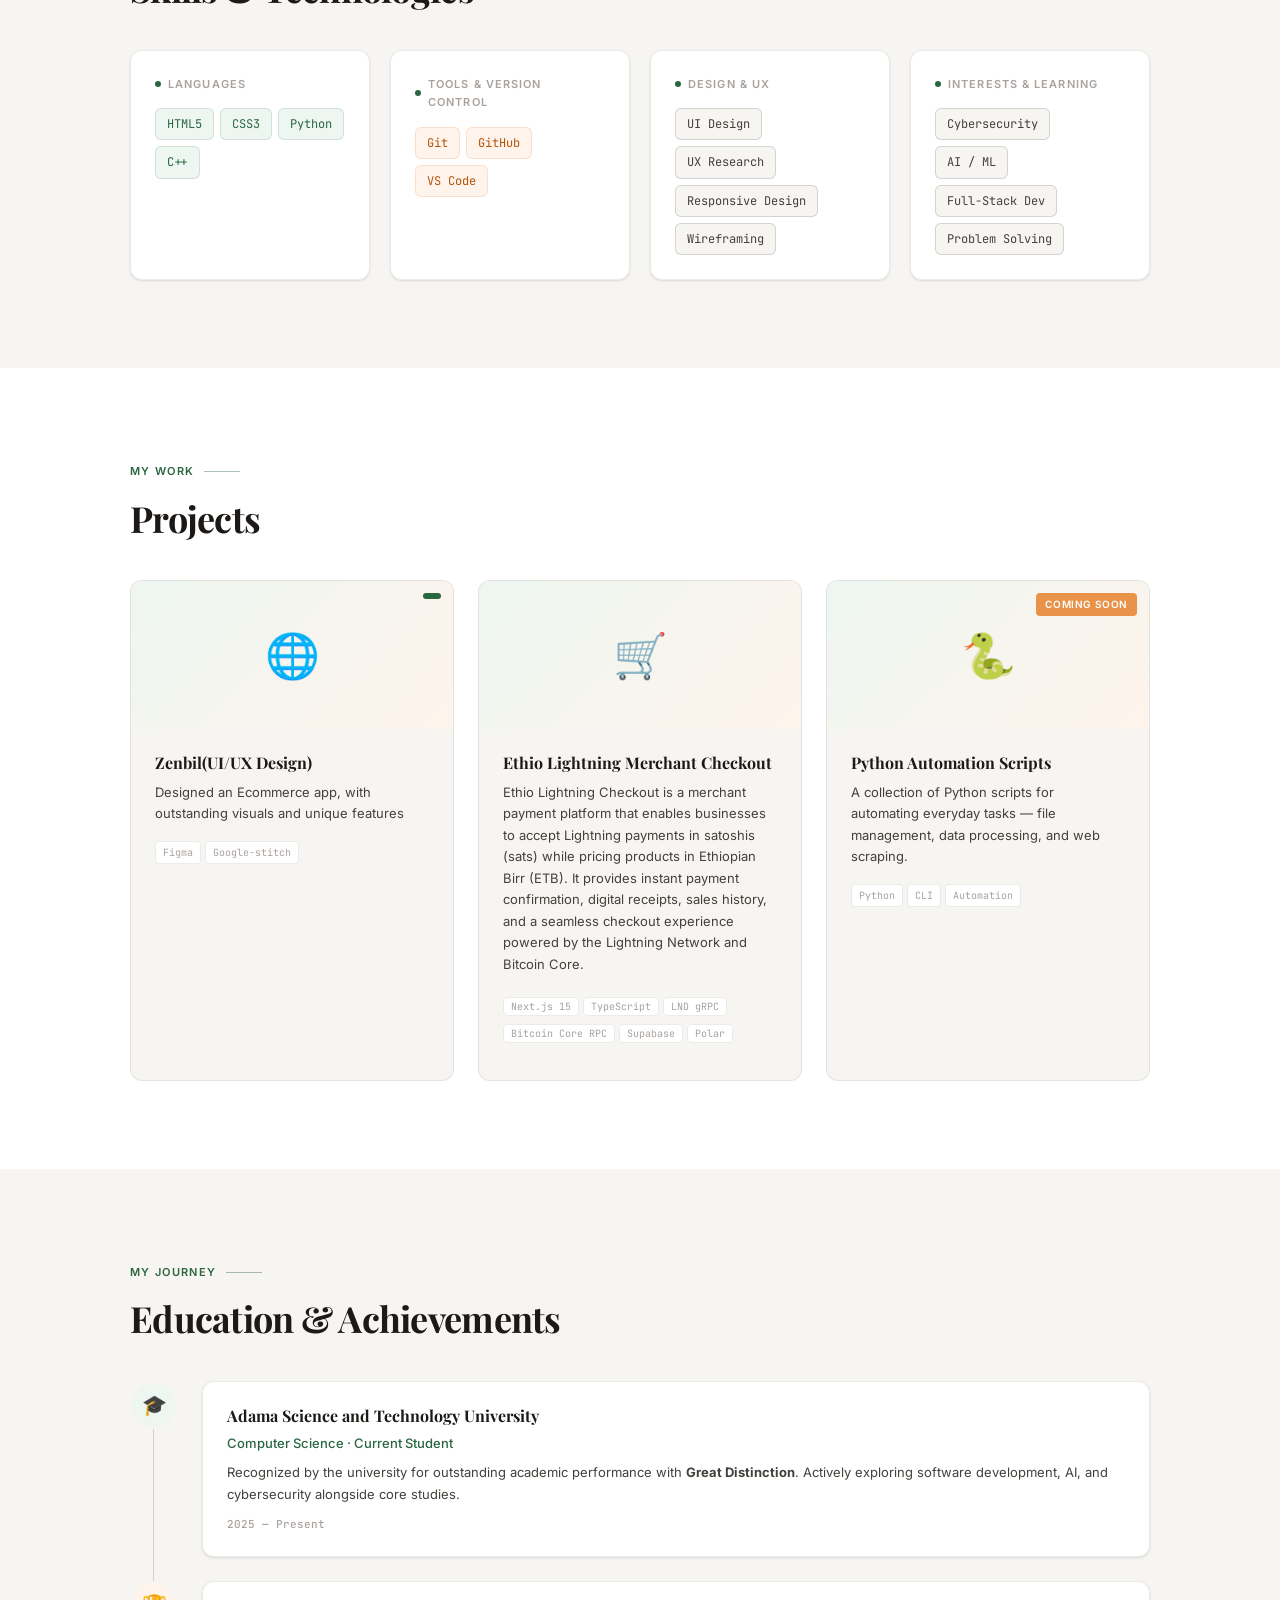
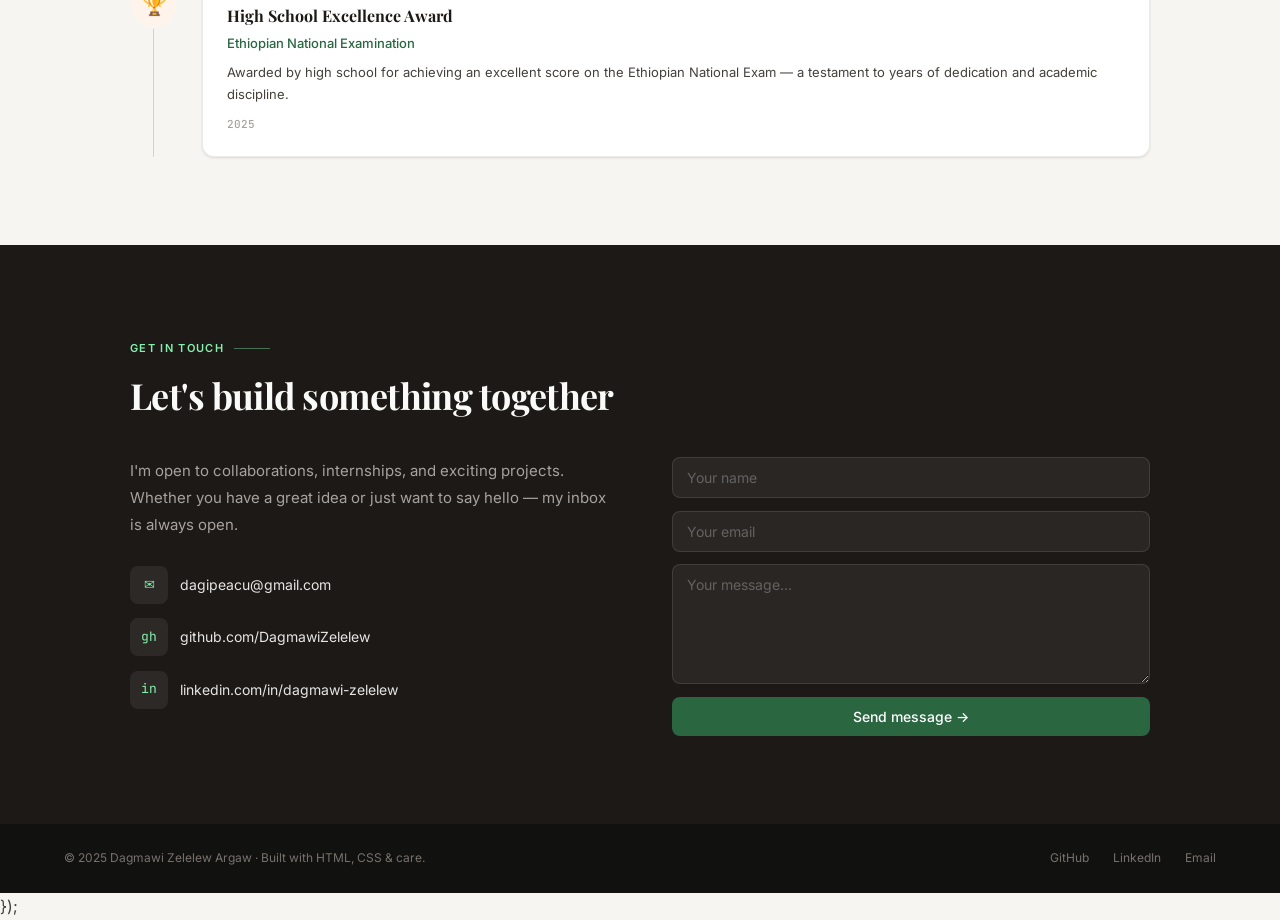
<file: .vscode/Dagmawi Zelelew/Portfolio.html>
<!DOCTYPE html>
<html lang="en">
<head>
  <meta charset="UTF-8" />
  <meta name="viewport" content="width=device-width, initial-scale=1.0"/>
  <title>Dagmawi Zelelew — Portfolio</title>
  <link rel="preconnect" href="https://fonts.googleapis.com"/>
  <link rel="preconnect" href="https://fonts.gstatic.com" crossorigin/>
  <link href="https://fonts.googleapis.com/css2?family=Playfair+Display:ital,wght@0,400;0,700;1,400&family=Inter:wght@300;400;500;600&family=JetBrains+Mono:wght@400;500&display=swap" rel="stylesheet"/>
  <style>
    *, *::before, *::after { box-sizing: border-box; margin: 0; padding: 0; }

    :root {
      --bg:           #F7F5F1;
      --surface:      #FFFFFF;
      --green:        #2A6741;
      --green-hover:  #1F5233;
      --green-tint:   #EEF6F1;
      --amber:        #E9934A;
      --amber-tint:   #FEF4EC;
      --dark:         #1C1917;
      --text:         #44403C;
      --muted:        #A8A29E;
      --border:       rgba(0,0,0,0.08);
      --border-strong:rgba(0,0,0,0.14);
      --shadow-sm:    0 1px 3px rgba(0,0,0,0.07), 0 1px 2px rgba(0,0,0,0.05);
      --shadow-md:    0 4px 20px rgba(0,0,0,0.09);
      --radius:       12px;
      --radius-sm:    8px;
      --font-display: 'Playfair Display', Georgia, serif;
      --font-body:    'Inter', sans-serif;
      --font-mono:    'JetBrains Mono', monospace;
    }

    html { scroll-behavior: smooth; }

    body {
      font-family: var(--font-body);
      background: var(--bg);
      color: var(--text);
      line-height: 1.7;
      -webkit-font-smoothing: antialiased;
    }

    /* ── NAV ──────────────────────────────────── */
    .nav {
      position: fixed;
      top: 0; left: 0; right: 0;
      z-index: 100;
      padding: 0 5%;
      background: rgba(247,245,241,0.88);
      backdrop-filter: blur(14px);
      -webkit-backdrop-filter: blur(14px);
      border-bottom: .5px solid var(--border);
      display: flex;
      align-items: center;
      justify-content: space-between;
      height: 64px;
    }
    .nav-logo {
      font-family: var(--font-display);
      font-size: 1.15rem;
      color: var(--dark);
      text-decoration: none;
      letter-spacing: -0.01em;
    }
    .nav-logo span { color: var(--green); }
    .nav-links { display: flex; gap: 2rem; list-style: none; }
    .nav-links a {
      font-size: 13px;
      font-weight: 500;
      color: var(--text);
      text-decoration: none;
      letter-spacing: 0.02em;
      transition: color .15s;
    }
    .nav-links a:hover { color: var(--green); }

    /* ── HERO ─────────────────────────────────── */
    .hero {
      min-height: 100vh;
      display: grid;
      grid-template-columns: 1.1fr 0.9fr;
      align-items: center;
      padding: 64px 5% 0;
      position: relative;
      overflow: hidden;
      gap: 3rem;
    }

    /* Decorative rings */
    .hero-ring {
      position: absolute;
      width: 520px; height: 520px;
      border-radius: 50%;
      border: 64px solid var(--green-tint);
      top: -100px; right: -140px;
      pointer-events: none;
    }
    .hero-ring-2 {
      position: absolute;
      width: 240px; height: 240px;
      border-radius: 50%;
      border: 28px solid var(--amber-tint);
      bottom: 80px; right: 60px;
      pointer-events: none;
    }
    .hero-dot {
      position: absolute;
      width: 10px; height: 10px;
      border-radius: 50%;
      background: var(--amber);
      top: 190px; right: 290px;
      pointer-events: none;
    }

    .hero-content { position: relative; z-index: 1; }

    .hero-eyebrow {
      display: inline-flex;
      align-items: center;
      gap: 10px;
      font-size: 11px;
      font-weight: 600;
      letter-spacing: 0.12em;
      text-transform: uppercase;
      color: var(--green);
      margin-bottom: 1.25rem;
    }
    .hero-eyebrow::before {
      content: '';
      width: 24px; height: 2px;
      background: var(--green);
      border-radius: 2px;
    }

    .hero-name {
      font-family: var(--font-display);
      font-size: clamp(2.8rem, 5vw, 4.2rem);
      font-weight: 700;
      color: var(--dark);
      line-height: 1.08;
      letter-spacing: -0.025em;
      margin-bottom: .75rem;
    }
    .hero-name em { font-style: italic; color: var(--green); }

    .hero-roles {
      display: flex;
      flex-wrap: wrap;
      gap: 6px;
      margin-bottom: 1.5rem;
    }
    .role-chip {
      font-size: 12px;
      font-weight: 500;
      padding: 4px 12px;
      border-radius: 20px;
      border: 1px solid transparent;
    }
    .role-chip.green { background: var(--green-tint); color: var(--green); border-color: rgba(42,103,65,0.2); }
    .role-chip.amber { background: var(--amber-tint); color: #B45309; border-color: rgba(233,147,74,0.3); }

    .hero-bio {
      font-size: 15px;
      line-height: 1.8;
      color: var(--text);
      max-width: 480px;
      margin-bottom: 2rem;
    }

    .hero-btns { display: flex; gap: 10px; flex-wrap: wrap; }

    /* ── BUTTONS ──────────────────────────────── */
    .btn {
      display: inline-flex;
      align-items: center;
      gap: 7px;
      padding: 10px 22px;
      border-radius: var(--radius-sm);
      font-size: 14px;
      font-weight: 500;
      font-family: var(--font-body);
      cursor: pointer;
      text-decoration: none;
      transition: all .2s ease;
      border: 1.5px solid transparent;
    }
    .btn-primary { background: var(--green); color: #fff; border-color: var(--green); }
    .btn-primary:hover { background: var(--green-hover); border-color: var(--green-hover); transform: translateY(-1px); box-shadow: 0 6px 16px rgba(42,103,65,0.28); }
    .btn-outline { background: transparent; color: var(--dark); border-color: var(--border-strong); }
    .btn-outline:hover { background: var(--surface); transform: translateY(-1px); box-shadow: var(--shadow-sm); }

    /* ── HERO CARD (right side) ───────────────── */
    .hero-visual {
      position: relative;
      z-index: 1;
      display: flex;
      justify-content: center;
      align-items: center;
    }
    .hero-card {
      background: var(--surface);
      border-radius: 20px;
      padding: 2rem;
      box-shadow: var(--shadow-md);
      border: .5px solid var(--border);
      width: 300px;
    }
    .hero-card-avatar {
      width: 72px; height: 72px;
      border-radius: 50%;
      background: linear-gradient(135deg, var(--green) 0%, #5DBE8A 100%);
      display: flex; align-items: center; justify-content: center;
      font-family: var(--font-display);
      font-size: 1.8rem;
      font-weight: 700;
      color: #fff;
      margin-bottom: 1rem;
    }
    .hero-card h3 { font-family: var(--font-display); font-size: 1rem; font-weight: 700; color: var(--dark); margin-bottom: .2rem; }
    .hero-card p  { font-size: 12px; color: var(--muted); margin-bottom: 1.25rem; }
    .hero-card-stats { display: grid; grid-template-columns: 1fr 1fr; gap: 8px; }
    .hstat { background: var(--bg); border-radius: 8px; padding: .6rem .75rem; }
    .hstat strong { display: block; font-size: 20px; font-weight: 600; color: var(--dark); font-family: var(--font-display); }
    .hstat span   { font-size: 11px; color: var(--muted); }
    .hero-card-tags { display: flex; flex-wrap: wrap; gap: 5px; margin-top: 1rem; }
    .htag { font-family: var(--font-mono); font-size: 10px; background: var(--green-tint); color: var(--green); padding: 3px 8px; border-radius: 4px; }

    /* ── SECTION BASE ─────────────────────────── */
    section { padding: 88px 5%; }
    .section-inner { max-width: 1020px; margin: 0 auto; }

    .section-label {
      display: inline-flex;
      align-items: center;
      gap: 10px;
      font-size: 11px;
      font-weight: 600;
      letter-spacing: 0.12em;
      text-transform: uppercase;
      color: var(--green);
      margin-bottom: 1rem;
    }
    .section-label::after { content: ''; width: 36px; height: 1px; background: var(--green); opacity: .4; }

    .section-title {
      font-family: var(--font-display);
      font-size: clamp(1.75rem, 3vw, 2.25rem);
      font-weight: 700;
      color: var(--dark);
      line-height: 1.2;
      margin-bottom: 1rem;
      letter-spacing: -0.02em;
    }

    /* ── ABOUT ────────────────────────────────── */
    .about-section { background: var(--surface); }
    .about-grid {
      display: grid;
      grid-template-columns: 240px 1fr;
      gap: 4rem;
      align-items: flex-start;
    }
    .about-initials {
      width: 100px; height: 100px;
      border-radius: 18px;
      background: linear-gradient(135deg, var(--green) 0%, #5DBE8A 100%);
      display: flex; align-items: center; justify-content: center;
      font-family: var(--font-display);
      font-size: 2.5rem;
      font-weight: 700;
      color: #fff;
      margin-bottom: 1.5rem;
    }
    .about-quick { list-style: none; display: grid; gap: .75rem; }
    .about-quick li { display: flex; gap: 10px; font-size: 13px; color: var(--text); align-items: flex-start; }
    .about-quick li .icon { flex-shrink: 0; }

    .about-text p { font-size: 15px; line-height: 1.85; color: var(--text); margin-bottom: 1.25rem; }
    .about-text p:last-child { margin-bottom: 0; }
    .about-text strong { color: var(--dark); font-weight: 600; }

    /* ── SKILLS ───────────────────────────────── */
    .skills-grid {
      display: grid;
      grid-template-columns: repeat(auto-fill, minmax(220px, 1fr));
      gap: 1.25rem;
      margin-top: 2.5rem;
    }
    .skill-cat {
      background: var(--surface);
      border: .5px solid var(--border);
      border-radius: var(--radius);
      padding: 1.5rem;
      box-shadow: var(--shadow-sm);
    }
    .skill-cat-title {
      font-size: 11px;
      font-weight: 600;
      letter-spacing: 0.1em;
      text-transform: uppercase;
      color: var(--muted);
      margin-bottom: .9rem;
      display: flex;
      align-items: center;
      gap: 7px;
    }
    .skill-cat-title::before { content: ''; width: 6px; height: 6px; border-radius: 50%; background: var(--green); flex-shrink: 0; }
    .skill-pills { display: flex; flex-wrap: wrap; gap: 6px; }
    .pill {
      font-family: var(--font-mono);
      font-size: 12px;
      padding: 5px 11px;
      border-radius: 6px;
      background: var(--bg);
      border: 1px solid var(--border-strong);
      color: var(--text);
    }
    .pill.green { background: var(--green-tint); border-color: rgba(42,103,65,0.15); color: var(--green); }
    .pill.amber { background: var(--amber-tint); border-color: rgba(233,147,74,0.2); color: #B45309; }

    /* ── PROJECTS ─────────────────────────────── */
    .projects-section { background: var(--surface); }
    .projects-grid {
      display: grid;
      grid-template-columns: repeat(auto-fill, minmax(280px, 1fr));
      gap: 1.5rem;
      margin-top: 2.5rem;
    }
    .project-card {
      background: var(--bg);
      border: .5px solid var(--border);
      border-radius: var(--radius);
      overflow: hidden;
      transition: box-shadow .2s ease, transform .2s ease;
    }
    .project-card:hover { box-shadow: var(--shadow-md); transform: translateY(-3px); }
    .project-thumb {
      height: 148px;
      display: flex; align-items: center; justify-content: center;
      font-size: 2.75rem;
      background: linear-gradient(135deg, var(--green-tint) 0%, var(--amber-tint) 100%);
      position: relative;
    }
    .project-badge {
      position: absolute;
      top: 12px; right: 12px;
      font-size: 10px;
      font-weight: 600;
      letter-spacing: .06em;
      text-transform: uppercase;
      padding: 3px 9px;
      border-radius: 4px;
      background: var(--amber);
      color: #fff;
    }
    .project-badge.live { background: var(--green); }
    .project-body { padding: 1.25rem 1.5rem; }
    .project-body h3 { font-family: var(--font-display); font-size: 1rem; font-weight: 700; color: var(--dark); margin-bottom: .35rem; }
    .project-body p  { font-size: 13px; color: var(--text); line-height: 1.65; margin-bottom: 1rem; }
    .project-stack { display: flex; flex-wrap: wrap; gap: 4px; margin-bottom: .9rem; }
    .project-stack span {
      font-family: var(--font-mono);
      font-size: 10px;
      background: var(--surface);
      border: 1px solid var(--border);
      color: var(--muted);
      padding: 2px 7px;
      border-radius: 4px;
    }
    .project-links { display: flex; gap: 12px; }
    .project-links a {
      font-size: 12px;
      font-weight: 500;
      color: var(--green);
      text-decoration: none;
      display: flex; align-items: center; gap: 4px;
      transition: opacity .15s;
    }
    .project-links a:hover { opacity: .7; }

    /* ── TIMELINE (Education) ─────────────────── */
    .timeline { display: grid; gap: 1.5rem; margin-top: 2.5rem; position: relative; }
    .timeline::before {
      content: '';
      position: absolute;
      left: 23px; top: 0; bottom: 0;
      width: 1px;
      background: var(--border-strong);
    }
    .timeline-item { display: grid; grid-template-columns: 48px 1fr; gap: 1.5rem; align-items: flex-start; }
    .timeline-icon {
      width: 48px; height: 48px;
      border-radius: 50%;
      display: flex; align-items: center; justify-content: center;
      font-size: 1.25rem;
      flex-shrink: 0;
      position: relative;
      z-index: 1;
      border: 2px solid var(--bg);
    }
    .timeline-icon.edu   { background: var(--green-tint); }
    .timeline-icon.award { background: var(--amber-tint); }
    .timeline-content {
      background: var(--surface);
      border: .5px solid var(--border);
      border-radius: var(--radius);
      padding: 1.25rem 1.5rem;
      box-shadow: var(--shadow-sm);
    }
    .timeline-content h3 { font-family: var(--font-display); font-size: 1rem; font-weight: 700; color: var(--dark); margin-bottom: .2rem; }
    .timeline-content .sub { font-size: 13px; color: var(--green); font-weight: 500; margin-bottom: .5rem; }
    .timeline-content p { font-size: 13px; color: var(--text); line-height: 1.65; }
    .timeline-year { display: inline-block; font-size: 11px; font-weight: 500; color: var(--muted); margin-top: .6rem; font-family: var(--font-mono); }

    /* ── CONTACT ──────────────────────────────── */
    .contact-section { background: var(--dark); }
    .contact-section .section-label { color: #86EFAC; }
    .contact-section .section-label::after { background: #86EFAC; }
    .contact-section .section-title { color: #FAFAF8; }
    .contact-grid { display: grid; grid-template-columns: 1fr 1fr; gap: 4rem; margin-top: 2.5rem; align-items: start; }
    .contact-info p { font-size: 15px; color: #A8A29E; line-height: 1.8; margin-bottom: 1.75rem; }
    .contact-links { display: grid; gap: .9rem; }
    .contact-link {
      display: flex;
      align-items: center;
      gap: 12px;
      font-size: 14px;
      color: #E7E5E4;
      text-decoration: none;
      transition: color .15s;
    }
    .contact-link:hover { color: #86EFAC; }
    .contact-link-icon {
      width: 38px; height: 38px;
      border-radius: 8px;
      background: rgba(255,255,255,.07);
      display: flex; align-items: center; justify-content: center;
      font-size: 16px;
      flex-shrink: 0;
      font-family: var(--font-mono);
      font-size: 13px;
      color: #86EFAC;
    }

    /* Contact form */
    .cform { display: grid; gap: .8rem; }
    .cform input,
    .cform textarea {
      background: rgba(255,255,255,.06);
      border: 1px solid rgba(255,255,255,.11);
      color: #FAFAF8;
      border-radius: var(--radius-sm);
      font-size: 14px;
      padding: 11px 14px;
      font-family: var(--font-body);
      width: 100%;
      transition: border-color .15s;
    }
    .cform input::placeholder,
    .cform textarea::placeholder { color: rgba(255,255,255,.28); }
    .cform input:focus,
    .cform textarea:focus { outline: none; border-color: #86EFAC; }
    .cform textarea { resize: vertical; min-height: 120px; }
    .btn-send {
      background: var(--green);
      color: #fff;
      border: none;
      padding: 11px 24px;
      border-radius: var(--radius-sm);
      font-size: 14px;
      font-weight: 500;
      cursor: pointer;
      font-family: var(--font-body);
      align-self: flex-start;
      transition: background .2s, transform .15s;
    }
    .btn-send:hover { background: var(--green-hover); transform: translateY(-1px); }
    .form-success {
      display: none;
      font-size: 13px;
      color: #86EFAC;
      padding: 10px 14px;
      background: rgba(134,239,172,.08);
      border-radius: var(--radius-sm);
      border: 1px solid rgba(134,239,172,.18);
    }

    /* ── FOOTER ───────────────────────────────── */
    footer {
      background: #111110;
      padding: 1.5rem 5%;
      display: flex;
      align-items: center;
      justify-content: space-between;
      flex-wrap: wrap;
      gap: .75rem;
    }
    footer p { font-size: 12px; color: #78716C; }
    .footer-links { display: flex; gap: 1.5rem; }
    .footer-links a { color: #78716C; text-decoration: none; font-size: 12px; transition: color .15s; }
    .footer-links a:hover { color: #D4D0CA; }

    /* ── RESPONSIVE ───────────────────────────── */
    @media (max-width: 768px) {
      .hero { grid-template-columns: 1fr; padding-top: 88px; padding-bottom: 3rem; }
      .hero-visual { display: none; }
      .about-grid { grid-template-columns: 1fr; gap: 2rem; }
      .contact-grid { grid-template-columns: 1fr; gap: 2.5rem; }
      .nav-links { display: none; }
    }

    @media (prefers-reduced-motion: reduce) {
      *, *::before, *::after { transition: none !important; animation: none !important; }
    }
    /* ====== Smooth Fade Animations ====== */

.hero-content,
.hero-visual{
    animation: fadeUp 1s ease forwards;
}

.about-section,
#skills,
.projects-section,
#education,
.contact-section{
    animation: fadeIn 1.2s ease;
}

/* Floating Hero Card */

.hero-card{
    animation: floating 5s ease-in-out infinite;
}

/* Floating Background Shapes */

.hero-ring{
    animation: rotateSlow 40s linear infinite;
}

.hero-ring-2{
    animation: floating 8s ease-in-out infinite;
}

.hero-dot{
    animation: pulse 2s infinite;
}

/* Buttons */

.btn{
    transition: all .35s ease;
}

.btn:hover{
    transform: translateY(-6px) scale(1.05);
}

/* Project Cards */

.project-card{
    transition:.35s;
}

.project-card:hover{
    transform:translateY(-10px) scale(1.03);
}

/* Skill Cards */

.skill-cat{
    transition:.35s;
}

.skill-cat:hover{
    transform:translateY(-8px);
}

/* Timeline */

.timeline-content{
    transition:.3s;
}

.timeline-content:hover{
    transform:translateX(10px);
}

/* Navigation */

.nav{
    transition:.4s;
}

.nav:hover{
    background:rgba(247,245,241,.95);
}

/* ===== Keyframes ===== */

@keyframes fadeUp{

from{
opacity:0;
transform:translateY(60px);
}

to{
opacity:1;
transform:translateY(0);
}

}

@keyframes fadeIn{

from{
opacity:0;
}

to{
opacity:1;
}

}

@keyframes floating{

0%{
transform:translateY(0px);
}

50%{
transform:translateY(-18px);
}

100%{
transform:translateY(0px);
}

}

@keyframes pulse{

0%{
transform:scale(1);
opacity:1;
}

50%{
transform:scale(1.8);
opacity:.4;
}

100%{
transform:scale(1);
opacity:1;
}

}

@keyframes rotateSlow{

from{
transform:rotate(0deg);
}

to{
transform:rotate(360deg);
}

}
  </style>
</head>
<body>

<!-- ── NAV ──────────────────────────────────────── -->
<nav class="nav">
  <a class="nav-logo" href="#home">Dagmawi<span>.</span></a>
  <ul class="nav-links">
    <li><a href="#about">About</a></li>
    <li><a href="#skills">Skills</a></li>
    <li><a href="#projects">Projects</a></li>
    <li><a href="#education">Education</a></li>
    <li><a href="#contact">Contact</a></li>
  </ul>
</nav>

<!-- ── HERO ─────────────────────────────────────── -->
<section class="hero" id="home">
  <!-- Decorative background shapes -->
  <div class="hero-ring"></div>
  <div class="hero-ring-2"></div>
  <div class="hero-dot"></div>

  <div class="hero-content">
    <div class="hero-eyebrow">Open to opportunities</div>
    <h1 class="hero-name">Dagmawi<br/>Zelelew</h1>
    <div class="hero-roles">
      <span class="role-chip green">Frontend Developer</span>
      <span class="role-chip green">UI/UX Designer</span>
      <span class="role-chip amber">AI Enthusiast</span>
      <span class="role-chip amber">Cybersecurity</span>
    </div>
    <p class="hero-bio">
      Aspiring web developer passionate about creating modern, user-friendly websites.
      Currently studying at Adama Science &amp; Technology University — turning ideas into
      clean, responsive web experiences.
    </p>
    <div class="hero-btns">
      <a href="https://github.com/DagmawiZelelew" target="_blank" rel="noopener" class="btn btn-primary">
        ⌥ GitHub
      </a>
      <a href="https://www.linkedin.com/in/dagmawi-zelelew" target="_blank" rel="noopener" class="btn btn-outline">
        in LinkedIn
      </a>
      <a href="#contact" class="btn btn-outline">Say hello →</a>
    </div>
  </div>

  <div class="hero-visual">
    <div class="hero-card">
      <div class="hero-card-avatar">DZ</div>
      <h3>Dagmawi Zelelew Argaw</h3>
      <p>Adama Science &amp; Technology University</p>
      <div class="hero-card-stats">
        <div class="hstat"><strong>5+</strong><span>Languages</span></div>
        <div class="hstat"><strong>🏆</strong><span>Awarded</span></div>
        <div class="hstat"><strong>4</strong><span>Interests</span></div>
        <div class="hstat"><strong>∞</strong><span>Learning</span></div>
      </div>
      <div class="hero-card-tags">
        <span class="htag">HTML</span>
        <span class="htag">CSS</span>
        <span class="htag">Python</span>
        <span class="htag">C++</span>
        <span class="htag">Git</span>
      </div>
    </div>
  </div>
</section>

<!-- ── ABOUT ─────────────────────────────────────── -->
<section class="about-section" id="about">
  <div class="section-inner">
    <div class="about-grid">
      <div class="about-aside">
        <div class="about-initials">DZ</div>
        <ul class="about-quick">
          <li><span class="icon">📍</span><span>Addis Ababa, Ethiopia</span></li>
          <li><span class="icon">🎓</span><span>ASTU — Software Engineering</span></li>
          <li><span class="icon">✉️</span><span>dagipeacu@gmail.com</span></li>
          <li><span class="icon">💡</span><span>Frontend · UI/UX · AI · Security</span></li>
        </ul>
      </div>
      <div class="about-text">
        <div class="section-label">About me</div>
        <h2 class="section-title">Building things that make an impact</h2>
        <p>
          Hi, I'm <strong>Dagmawi Zelelew Argaw</strong> — an aspiring web developer and UI/UX designer
          with a strong passion for creating modern, user-friendly websites. I enjoy learning new
          technologies, sharpening my problem-solving skills, and turning ideas into clean,
          responsive web experiences.
        </p>
        <p>
          I'm committed to continuous growth and excited to build projects that make a real difference.
          Beyond the web, I'm deeply curious about <strong>AI engineering</strong> and
          <strong>cybersecurity</strong> — two fields I believe will define the next era of software.
        </p>
        <p>
          Currently studying at <strong>Adama Science and Technology University</strong>, where I've been
          recognized for outstanding academic performance with <strong>Great Distinction</strong>.
        </p>
      </div>
    </div>
  </div>
</section>

<!-- ── SKILLS ─────────────────────────────────────── -->
<section id="skills">
  <div class="section-inner">
    <div class="section-label">What I know</div>
    <h2 class="section-title">Skills &amp; Technologies</h2>
    <div class="skills-grid">
      <div class="skill-cat">
        <div class="skill-cat-title">Languages</div>
        <div class="skill-pills">
          <span class="pill green">HTML5</span>
          <span class="pill green">CSS3</span>
          <span class="pill green">Python</span>
          <span class="pill green">C++</span>
        </div>
      </div>
      <div class="skill-cat">
        <div class="skill-cat-title">Tools &amp; Version Control</div>
        <div class="skill-pills">
          <span class="pill amber">Git</span>
          <span class="pill amber">GitHub</span>
          <span class="pill amber">VS Code</span>
        </div>
      </div>
      <div class="skill-cat">
        <div class="skill-cat-title">Design &amp; UX</div>
        <div class="skill-pills">
          <span class="pill">UI Design</span>
          <span class="pill">UX Research</span>
          <span class="pill">Responsive Design</span>
          <span class="pill">Wireframing</span>
        </div>
      </div>
      <div class="skill-cat">
        <div class="skill-cat-title">Interests &amp; Learning</div>
        <div class="skill-pills">
          <span class="pill">Cybersecurity</span>
          <span class="pill">AI / ML</span>
          <span class="pill">Full-Stack Dev</span>
          <span class="pill">Problem Solving</span>
        </div>
      </div>
    </div>
  </div>
</section>

<!-- ── PROJECTS ────────────────────────────────────── -->
<section class="projects-section" id="projects">
  <div class="section-inner">
    <div class="section-label">My work</div>
    <h2 class="section-title">Projects</h2>
    <div class="projects-grid">

      <div class="project-card">
        <div class="project-thumb">🌐
          <span class="project-badge live"></span>
        </div>
        <div class="project-body">
          <h3>Zenbil(UI/UX Design)</h3>
          <p>Designed an Ecommerce app, with outstanding visuals and unique features</p>
          <div class="project-stack">
            <span>Figma</span><span>Google-stitch</span>
          </div>
        </div>
      </div>
      <div class="project-card">
        <div class="project-thumb">🛒
        </div>
        <div class="project-body">
          <h3>Ethio Lightning Merchant Checkout</h3>
          <p>Ethio Lightning Checkout is a merchant payment platform that enables businesses to accept Lightning payments in satoshis (sats) while pricing products in Ethiopian Birr (ETB). It provides instant payment confirmation, digital receipts, sales history, and a seamless checkout experience powered by the Lightning Network and Bitcoin Core.</p>
          <div class="project-stack">
           <div class="tech-stack">
  <span class="tech"> Next.js 15</span>
  <span class="tech"> TypeScript</span>
  <span class="tech">LND gRPC</span>
  <span class="tech">Bitcoin Core RPC</span>
  <span class="tech"> Supabase</span>
  <span class="tech">Polar</span>
</div>
          </div>
         
        </div>
      </div>
 <div class="project-card">
        <div class="project-thumb">🐍
          <span class="project-badge">Coming Soon</span>
        </div>
        <div class="project-body">
          <h3>Python Automation Scripts</h3>
          <p>A collection of Python scripts for automating everyday tasks — file management, data processing, and web scraping.</p>
          <div class="project-stack">
            <span>Python</span><span>CLI</span><span>Automation</span>
          </div>
        
        </div>
      </div>
    </div>
  </div>
</section>

<!-- ── EDUCATION & ACHIEVEMENTS ───────────────────── -->
<section id="education">
  <div class="section-inner">
    <div class="section-label">My journey</div>
    <h2 class="section-title">Education &amp; Achievements</h2>
    <div class="timeline">

      <div class="timeline-item">
        <div class="timeline-icon edu">🎓</div>
        <div class="timeline-content">
          <h3>Adama Science and Technology University</h3>
          <div class="sub">Computer Science · Current Student</div>
          <p>Recognized by the university for outstanding academic performance with <strong>Great Distinction</strong>. Actively exploring software development, AI, and cybersecurity alongside core studies.</p>
          <span class="timeline-year">2025 — Present</span>
        </div>
      </div>

      <div class="timeline-item">
        <div class="timeline-icon award">🏆</div>
        <div class="timeline-content">
          <h3>High School Excellence Award</h3>
          <div class="sub">Ethiopian National Examination</div>
          <p>Awarded by high school for achieving an excellent score on the Ethiopian National Exam — a testament to years of dedication and academic discipline.</p>
          <span class="timeline-year">2025</span>
        </div>
      </div>

    </div>
  </div>
</section>

<!-- ── CONTACT ─────────────────────────────────────── -->
<section class="contact-section" id="contact">
  <div class="section-inner">
    <div class="section-label">Get in touch</div>
    <h2 class="section-title">Let's build something together</h2>
    <div class="contact-grid">

      <div class="contact-info">
        <p>I'm open to collaborations, internships, and exciting projects. Whether you have a great idea or just want to say hello — my inbox is always open.</p>
        <div class="contact-links">
          <a href="mailto:dagipeacu@gmail.com" class="contact-link">
            <div class="contact-link-icon">✉</div>
            dagipeacu@gmail.com
          </a>
          <a href="https://github.com/DagmawiZelelew" target="_blank" rel="noopener" class="contact-link">
            <div class="contact-link-icon">gh</div>
            github.com/DagmawiZelelew
          </a>
          <a href="https://www.linkedin.com/in/dagmawi-zelelew" target="_blank" rel="noopener" class="contact-link">
            <div class="contact-link-icon">in</div>
            linkedin.com/in/dagmawi-zelelew
          </a>
        </div>
      </div>

      <div>
        <div class="cform">
          <input  type="text"  id="cf-name"  placeholder="Your name" />
          <input  type="email" id="cf-email" placeholder="Your email" />
          <textarea id="cf-msg" placeholder="Your message…"></textarea>
          <button class="btn-send" onclick="sendMsg()">Send message →</button>
          <div class="form-success" id="form-success">✓ Message sent! I'll get back to you soon.</div>
        </div>
      </div>

    </div>
  </div>
</section>

<!-- ── FOOTER ──────────────────────────────────────── -->
<footer>
  <p>© 2025 Dagmawi Zelelew Argaw · Built with HTML, CSS &amp; care.</p>
  <div class="footer-links">
    <a href="https://github.com/DagmawiZelelew" target="_blank" rel="noopener">GitHub</a>
    <a href="https://www.linkedin.com/in/dagmawi-zelelew" target="_blank" rel="noopener">LinkedIn</a>
    <a href="mailto:dagipeacu@gmail.com">Email</a>
  </div>
</footer>
<script
const observer = new IntersectionObserver((entries)=>{

entries.forEach(entry=>{

if(entry.isIntersecting){

entry.target.style.opacity="1";
entry.target.style.transform="translateY(0)";

}

});

},{
threshold:.15
});

document.querySelectorAll(
".skill-cat,.project-card,.timeline-item,.about-text,.contact-grid"
).forEach(el=>{

el.style.opacity="0";
el.style.transform="translateY(60px)";
el.style.transition="all .8s ease";

observer.observe(el);
</script>
});
</body>
</html>
</file>
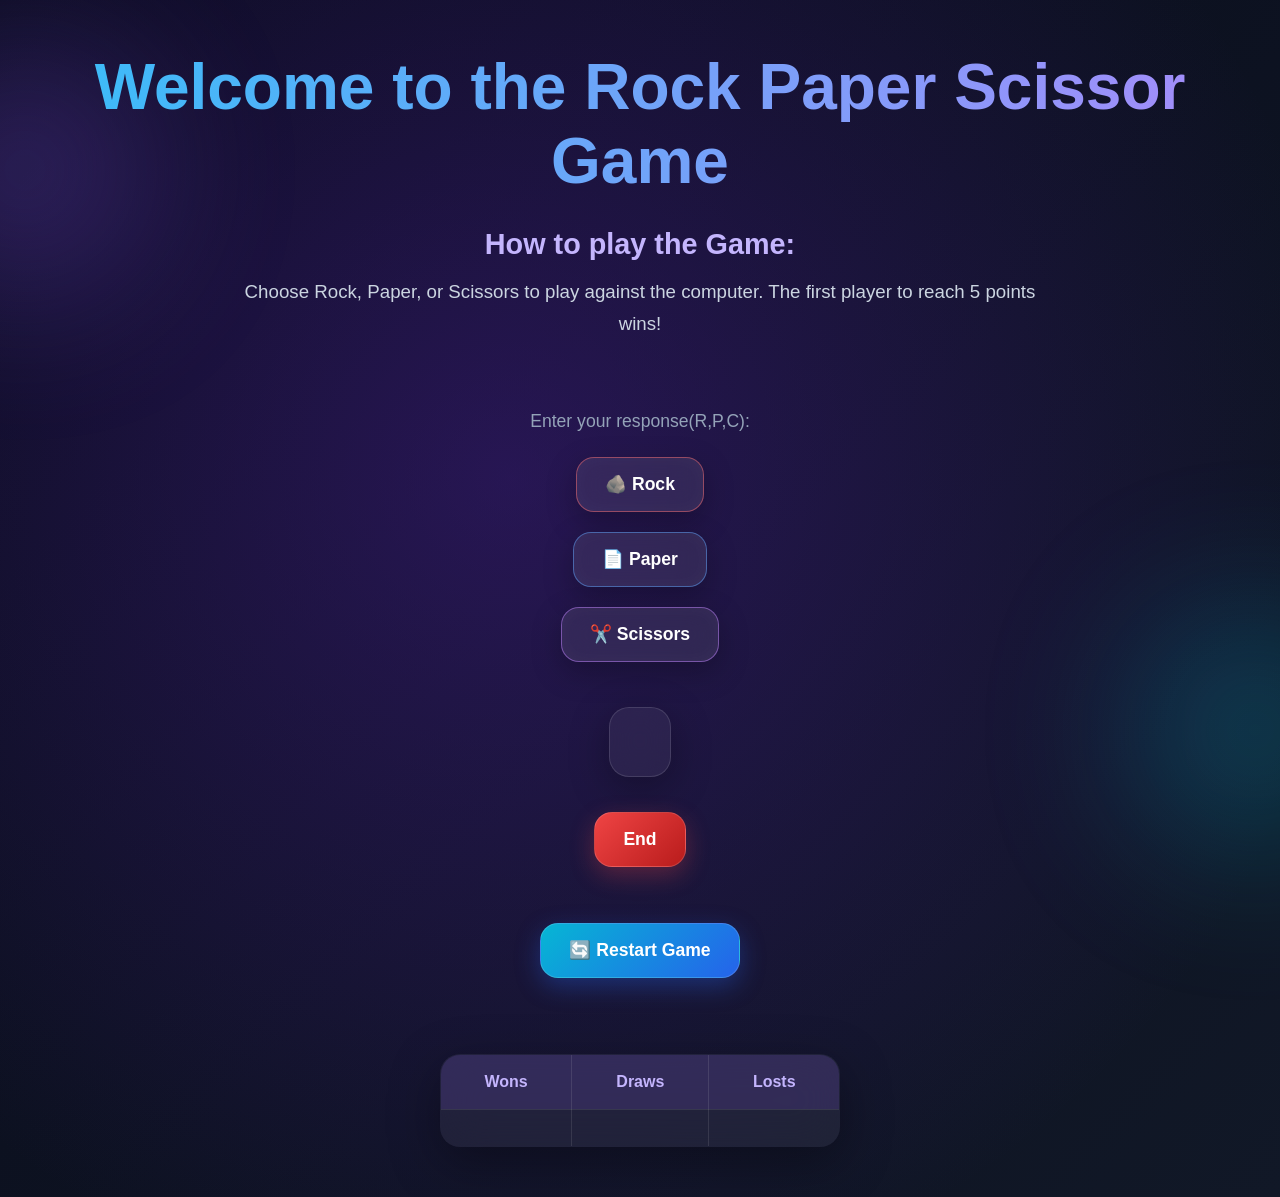
<file: .vscode/RockPaperScissorGame/RPS.html>
<!DOCTYPE html>
<html lang="en">
<head>
    <meta charset="UTF-8">
    <meta name="viewport" content="width=device-width, initial-scale=1.0">
    <title>Document</title>
    <link rel = "stylesheet" href = "RPC.css">
</head>
<body>
<h1 id = "welcome">Welcome to the Rock Paper Scissor Game</h1>
<h2 id ="howtoplay" >How to play the Game:</h2>
<h3 id = "choose">Choose Rock, Paper, or Scissors to play against the computer. The first player to reach 5 points wins!</h3><br><br>
<label id = "enter">Enter your response(R,P,C):</label>
<button id = "rock">🪨 Rock</button>
<button id = "paper">📄 Paper</button>
<button id = "scissor">✂️ Scissors</button>
<h1 id = "result"></h1>
<button id = "end">End</button> <br><br>
<button id="restart">🔄 Restart Game</button><br><br>
<table id = "table" border="1">
    <tr>
        <th>Wons</th>
        <th>Draws</th>
        <th>Losts</th>
    </tr>

    <tr>
        <td id ="won" ></td>
        <td id = "draw"></td>
        <td id = "lost" ></td>
    </tr>
</table>

<script src="RPC.js"></script>


</body>
</html>
</file>
<file: Project/style.css>
/* ===========================
   Terra & Leaf — shared styles
   =========================== */

:root {
  --forest: #1B2A1E;
  --forest-light: #24361F;
  --ivory: #F5F0E6;
  --chartreuse: #B8D98D;
  --clay: #C97C5D;
  --sage: #7A9B76;
  --line: rgba(245, 240, 230, 0.14);

  --display: "Fraunces", Georgia, serif;
  --body: "Inter", -apple-system, BlinkMacSystemFont, sans-serif;
}

* { box-sizing: border-box; }

html { scroll-behavior: smooth; }

body {
  margin: 0;
  background: var(--forest);
  color: var(--ivory);
  font-family: var(--body);
  line-height: 1.6;
  -webkit-font-smoothing: antialiased;
}

a {
  color: inherit;
  text-decoration: none;
}

img { max-width: 100%; display: block; }

.wrap {
  max-width: 1080px;
  margin: 0 auto;
  padding: 0 32px;
}

/* ---------- Nav ---------- */
.site-nav {
  position: sticky;
  top: 0;
  z-index: 50;
  background: rgba(27, 42, 30, 0.92);
  backdrop-filter: blur(6px);
  border-bottom: 1px solid var(--line);
}

.site-nav .wrap {
  display: flex;
  align-items: center;
  justify-content: space-between;
  height: 76px;
}

.logo {
  font-family: var(--display);
  font-size: 1.4rem;
  font-weight: 600;
  letter-spacing: 0.02em;
  display: flex;
  align-items: center;
  gap: 8px;
}

.logo svg { width: 22px; height: 22px; }

.nav-links {
  display: flex;
  gap: 36px;
  list-style: none;
  margin: 0;
  padding: 0;
  font-size: 0.95rem;
  letter-spacing: 0.02em;
}

.nav-links a {
  position: relative;
  padding: 4px 0;
  opacity: 0.85;
  transition: opacity 0.2s ease;
}

.nav-links a:hover,
.nav-links a[aria-current="page"] {
  opacity: 1;
  color: var(--chartreuse);
}

.nav-links a[aria-current="page"]::after {
  content: "";
  position: absolute;
  left: 0;
  right: 0;
  bottom: -8px;
  height: 2px;
  background: var(--chartreuse);
  border-radius: 2px;
}

/* ---------- Buttons ---------- */
.btn {
  display: inline-flex;
  align-items: center;
  gap: 8px;
  padding: 12px 26px;
  border-radius: 999px;
  font-size: 0.95rem;
  font-weight: 600;
  border: 1px solid transparent;
  cursor: pointer;
  transition: transform 0.2s ease, background 0.2s ease, border-color 0.2s ease;
}

.btn-primary {
  background: var(--chartreuse);
  color: var(--forest);
}

.btn-primary:hover { transform: translateY(-2px); }

.btn-ghost {
  border-color: var(--line);
  color: var(--ivory);
}

.btn-ghost:hover {
  border-color: var(--chartreuse);
  color: var(--chartreuse);
}

/* ---------- Hero ---------- */
.hero {
  padding: 96px 0 72px;
  position: relative;
  overflow: hidden;
}

.hero .wrap {
  display: grid;
  grid-template-columns: 1.1fr 0.9fr;
  gap: 48px;
  align-items: center;
}

.eyebrow {
  font-size: 0.8rem;
  text-transform: uppercase;
  letter-spacing: 0.16em;
  color: var(--sage);
  margin-bottom: 18px;
}

h1 {
  font-family: var(--display);
  font-size: clamp(2.4rem, 5vw, 3.6rem);
  line-height: 1.08;
  margin: 0 0 20px;
  font-weight: 600;
}

h1 em {
  font-style: italic;
  color: var(--chartreuse);
}

.lede {
  font-size: 1.1rem;
  color: rgba(245, 240, 230, 0.78);
  max-width: 46ch;
  margin: 0 0 32px;
}

.hero-actions {
  display: flex;
  gap: 16px;
}

.leaf-frame {
  border: 1px solid var(--line);
  border-radius: 24px;
  padding: 28px;
  background: var(--forest-light);
}

/* ---------- Sections ---------- */
section { padding: 72px 0; }

.section-head {
  display: flex;
  align-items: flex-end;
  justify-content: space-between;
  gap: 24px;
  margin-bottom: 40px;
  border-bottom: 1px solid var(--line);
  padding-bottom: 24px;
}

.section-head h2 {
  font-family: var(--display);
  font-size: clamp(1.8rem, 3vw, 2.4rem);
  margin: 0;
  font-weight: 600;
}

.section-head p {
  color: var(--sage);
  margin: 8px 0 0;
  max-width: 40ch;
}

/* ---------- Card grid ---------- */
.grid {
  display: grid;
  grid-template-columns: repeat(3, 1fr);
  gap: 28px;
}

.card {
  background: var(--forest-light);
  border: 1px solid var(--line);
  border-radius: 18px;
  padding: 28px;
  transition: border-color 0.2s ease, transform 0.2s ease;
}

.card:hover {
  border-color: var(--sage);
  transform: translateY(-4px);
}

.card .icon {
  width: 40px;
  height: 40px;
  margin-bottom: 18px;
  color: var(--chartreuse);
}

.card h3 {
  font-family: var(--display);
  font-size: 1.25rem;
  margin: 0 0 10px;
  font-weight: 600;
}

.card p {
  color: rgba(245, 240, 230, 0.72);
  font-size: 0.95rem;
  margin: 0 0 14px;
}

.price {
  font-family: var(--display);
  color: var(--clay);
  font-size: 1.1rem;
}

/* ---------- Divider ---------- */
.leaf-divider {
  display: flex;
  align-items: center;
  gap: 18px;
  color: var(--sage);
  margin: 8px 0 0;
}

.leaf-divider::before,
.leaf-divider::after {
  content: "";
  flex: 1;
  height: 1px;
  background: var(--line);
}

/* ---------- Two column ---------- */
.split {
  display: grid;
  grid-template-columns: 0.9fr 1.1fr;
  gap: 56px;
  align-items: center;
}

.stat-row {
  display: flex;
  gap: 40px;
  margin-top: 32px;
}

.stat b {
  display: block;
  font-family: var(--display);
  font-size: 2rem;
  color: var(--chartreuse);
}

.stat span {
  font-size: 0.85rem;
  color: var(--sage);
}

/* ---------- Timeline (about) ---------- */
.timeline {
  border-left: 1px solid var(--line);
  padding-left: 32px;
  display: flex;
  flex-direction: column;
  gap: 36px;
}

.timeline-item { position: relative; }

.timeline-item::before {
  content: "";
  position: absolute;
  left: -37px;
  top: 4px;
  width: 10px;
  height: 10px;
  border-radius: 50%;
  background: var(--chartreuse);
}

.timeline-item time {
  font-size: 0.8rem;
  letter-spacing: 0.08em;
  color: var(--sage);
  text-transform: uppercase;
}

.timeline-item h3 {
  font-family: var(--display);
  margin: 6px 0 6px;
  font-weight: 600;
}

.timeline-item p {
  color: rgba(245, 240, 230, 0.75);
  margin: 0;
  max-width: 55ch;
}

/* ---------- Team ---------- */
.team-grid {
  display: grid;
  grid-template-columns: repeat(3, 1fr);
  gap: 28px;
}

.team-card { text-align: left; }

.avatar {
  width: 100%;
  aspect-ratio: 1;
  border-radius: 14px;
  background: linear-gradient(160deg, var(--sage), var(--forest-light));
  margin-bottom: 16px;
  display: flex;
  align-items: center;
  justify-content: center;
}

.avatar svg { width: 40%; height: 40%; color: var(--forest); opacity: 0.5; }

.team-card h3 { font-family: var(--display); margin: 0 0 4px; font-size: 1.1rem; }
.team-card span { color: var(--clay); font-size: 0.85rem; }

/* ---------- Contact form ---------- */
.contact-grid {
  display: grid;
  grid-template-columns: 1fr 1fr;
  gap: 56px;
}

.field { margin-bottom: 20px; }

.field label {
  display: block;
  font-size: 0.85rem;
  letter-spacing: 0.04em;
  color: var(--sage);
  margin-bottom: 8px;
}

.field input,
.field textarea {
  width: 100%;
  background: var(--forest-light);
  border: 1px solid var(--line);
  border-radius: 10px;
  padding: 13px 16px;
  color: var(--ivory);
  font-family: var(--body);
  font-size: 0.95rem;
  transition: border-color 0.2s ease;
}

.field input:focus,
.field textarea:focus {
  outline: none;
  border-color: var(--chartreuse);
}

.field textarea { min-height: 130px; resize: vertical; }

.info-list {
  list-style: none;
  padding: 0;
  margin: 0 0 32px;
  display: flex;
  flex-direction: column;
  gap: 20px;
}

.info-list li {
  display: flex;
  gap: 14px;
  align-items: flex-start;
}

.info-list svg {
  width: 20px;
  height: 20px;
  color: var(--chartreuse);
  flex-shrink: 0;
  margin-top: 3px;
}

.info-list b { display: block; margin-bottom: 2px; }
.info-list span { color: rgba(245, 240, 230, 0.7); font-size: 0.92rem; }

.map-note {
  border: 1px dashed var(--line);
  border-radius: 14px;
  padding: 24px;
  color: var(--sage);
  font-size: 0.9rem;
}

/* ---------- Footer ---------- */
footer {
  border-top: 1px solid var(--line);
  padding: 40px 0;
  margin-top: 40px;
}

footer .wrap {
  display: flex;
  align-items: center;
  justify-content: space-between;
  flex-wrap: wrap;
  gap: 16px;
}

footer p {
  margin: 0;
  font-size: 0.85rem;
  color: var(--sage);
}

.foot-links {
  display: flex;
  gap: 24px;
  list-style: none;
  margin: 0;
  padding: 0;
  font-size: 0.85rem;
}

.foot-links a:hover { color: var(--chartreuse); }

/* ---------- Focus visibility ---------- */
a:focus-visible,
button:focus-visible,
input:focus-visible,
textarea:focus-visible {
  outline: 2px solid var(--chartreuse);
  outline-offset: 3px;
}

/* ---------- Responsive ---------- */
@media (max-width: 860px) {
  .nav-links { display: none; }
  .hero .wrap,
  .split,
  .contact-grid { grid-template-columns: 1fr; }
  .grid,
  .team-grid { grid-template-columns: repeat(2, 1fr); }
  .stat-row { flex-wrap: wrap; }
}

@media (max-width: 560px) {
  .grid,
  .team-grid { grid-template-columns: 1fr; }
  .hero { padding: 64px 0 48px; }
  section { padding: 56px 0; }
  .wrap { padding: 0 20px; }
}

@media (prefers-reduced-motion: reduce) {
  *, *::before, *::after {
    animation-duration: 0.01ms !important;
    transition-duration: 0.01ms !important;
    scroll-behavior: auto !important;
  }
}
</file>
<file: Javascript/P5.css>
body{
    background-image: url(photo-1543373014-cfe4f4bc1cdf.avif);
    background-position: center;
    background-repeat: no-repeat;
    margin:0;
    background-size: cover;
    background-attachment: fixed;
}


#block-container{
    display: flex;
    justify-content: center;
    align-items: center;
    height:100vh;
}
#clock{
    font-family: monospace;
    font-size: 40px;
    backdrop-filter: blur(5px);
    background-color:rgba(102, 93, 93, 0.288);
    width: 100%;
    font-weight:800;
    text-align:center;
    color:white;
    padding: 15px;

}
</file>
<file: practice/stylee.css>
/* ===== Global Reset ===== */
* {
    margin: 0;
    padding: 0;
    box-sizing: border-box;
    font-family: "Poppins", "Segoe UI", sans-serif;
}

body {
    min-height: 100vh;
    display: flex;
    justify-content: center;
    align-items: center;
    overflow: hidden;
    background: linear-gradient(-45deg, #0f2027, #203a43, #2c5364, #00c6ff);
    background-size: 400% 400%;
    animation: backgroundMove 12s ease infinite;
    color: white;
}


/* ===== Animated Background ===== */
body::before,
body::after {
    content: "";
    position: absolute;
    border-radius: 50%;
    filter: blur(70px);
    z-index: -1;
    animation: floating 8s infinite alternate;
}

body::before {
    width: 350px;
    height: 350px;
    background: #00f2fe;
    top: 10%;
    left: 10%;
}

body::after {
    width: 400px;
    height: 400px;
    background: #ff4ecd;
    bottom: 10%;
    right: 10%;
    animation-delay: 2s;
}


@keyframes backgroundMove {
    0% {
        background-position: 0% 50%;
    }

    50% {
        background-position: 100% 50%;
    }

    100% {
        background-position: 0% 50%;
    }
}


@keyframes floating {
    from {
        transform: translateY(0px) scale(1);
    }

    to {
        transform: translateY(-50px) scale(1.1);
    }
}



/* ===== Main Converter Card ===== */

body > * {
    position: relative;
}


label,
input,
button,
p {
    position: relative;
    z-index: 2;
}


label {
    font-size: 30px;
    font-weight: 700;
    letter-spacing: 1px;
    display: block;
    margin-bottom: 25px;
    text-align: center;

    background: linear-gradient(
        90deg,
        #ffffff,
        #00ffff
    );

    -webkit-background-clip: text;
    color: transparent;

    animation: titleGlow 3s infinite alternate;
}


@keyframes titleGlow {
    from {
        filter: drop-shadow(0 0 5px cyan);
    }

    to {
        filter: drop-shadow(0 0 20px white);
    }
}



/* ===== Glass Container Effect ===== */

input,
button,
p {
    width: 350px;
}


input[type="text"] {

    padding: 18px;
    border-radius: 20px;

    border: 1px solid rgba(255,255,255,0.4);

    background: rgba(255,255,255,0.15);

    backdrop-filter: blur(15px);

    color: white;

    font-size: 18px;

    outline: none;

    transition: 0.4s;

}


input[type="text"]::placeholder {
    color: rgba(255,255,255,0.7);
}


input[type="text"]:focus {

    transform: scale(1.05);

    box-shadow:
    0 0 20px cyan,
    inset 0 0 20px rgba(255,255,255,0.3);

}



/* ===== Radio Buttons ===== */

input[type="radio"] {

    width: 20px;
    height: 20px;

    accent-color: cyan;

    cursor:pointer;

    margin-right:10px;

    transition:0.3s;

}


input[type="radio"]:hover {

    transform:scale(1.3);

}


input[type="radio"] + * {

    font-size:18px;

}



/* ===== Button ===== */

button {

    margin-top:20px;

    padding:16px;

    border:none;

    border-radius:50px;

    cursor:pointer;

    font-size:20px;

    font-weight:bold;

    color:white;


    background:
    linear-gradient(
        90deg,
        #00c6ff,
        #0072ff
    );


    box-shadow:
    0 0 20px rgba(0,198,255,.8);


    transition:.4s;

    position:relative;

    overflow:hidden;

}



button::before {

    content:"";

    position:absolute;

    width:0;
    height:0;

    background:white;

    border-radius:50%;

    top:50%;
    left:50%;

    transform:translate(-50%,-50%);

    transition:.6s;

    opacity:.4;

}



button:hover::before {

    width:300px;
    height:300px;

}



button:hover {

    transform:translateY(-5px) scale(1.05);

    box-shadow:

    0 0 30px cyan,
    0 0 60px cyan;

}


button:active {

    transform:scale(.95);

}



/* ===== Result Text ===== */

#text {

    margin-top:30px;

    padding:20px;

    border-radius:20px;

    text-align:center;

    font-size:22px;

    font-weight:bold;


    background:

    rgba(255,255,255,.15);


    backdrop-filter:blur(15px);


    border:

    1px solid rgba(255,255,255,.3);


    animation:

    resultAppear .7s ease;

}



@keyframes resultAppear {

    from {

        opacity:0;

        transform:

        translateY(30px);

    }


    to {

        opacity:1;

        transform:

        translateY(0);

    }

}


/* ===== Mobile Responsive ===== */

@media(max-width:500px){

    input,
    button,
    p {

        width:90%;

    }


    label {

        font-size:24px;

    }

}
</file>
<file: .vscode/RockPaperScissorGame/RPC.css>
* {
    margin: 0;
    padding: 0;
    box-sizing: border-box;
}

body {
    min-height: 100vh;
    font-family: "Segoe UI", Arial, sans-serif;

    display: flex;
    flex-direction: column;
    align-items: center;

    padding: 50px 20px;

    color: white;

    background:
        radial-gradient(circle at 20% 20%, rgba(91, 33, 182, 0.35), transparent 30%),
        radial-gradient(circle at 80% 80%, rgba(14, 165, 233, 0.3), transparent 30%),
        linear-gradient(135deg, #080b1a, #111827, #090d1f);

    background-size: 200% 200%;

    animation: backgroundMove 12s ease infinite;

    overflow-x: hidden;
}


/* Animated background */

@keyframes backgroundMove {
    0% {
        background-position: 0% 50%;
    }

    50% {
        background-position: 100% 50%;
    }

    100% {
        background-position: 0% 50%;
    }
}


#welcome {
    font-size: clamp(2rem, 5vw, 4rem);

    text-align: center;

    margin-bottom: 20px;

    background: linear-gradient(
        90deg,
        #38bdf8,
        #a78bfa,
        #f472b6,
        #38bdf8
    );

    background-size: 300%;

    -webkit-background-clip: text;
    background-clip: text;

    color: transparent;

    animation:
        titleGradient 5s linear infinite,
        titleFloat 3s ease-in-out infinite;
}


@keyframes titleGradient {
    0% {
        background-position: 0%;
    }

    100% {
        background-position: 300%;
    }
}


@keyframes titleFloat {
    0%, 100% {
        transform: translateY(0);
    }

    50% {
        transform: translateY(-8px);
    }
}

#howtoplay {
    margin-top: 10px;

    font-size: 1.8rem;

    color: #c4b5fd;

    animation: fadeIn 1s ease;
}


#choose {
    max-width: 800px;

    margin: 15px auto 35px;

    text-align: center;

    line-height: 1.7;

    font-weight: 400;

    color: #cbd5e1;

    animation: fadeIn 1.4s ease;
}


#enter {
    font-size: 1.1rem;

    margin-bottom: 15px;

    color: #94a3b8;

    animation: fadeIn 1.6s ease;
}


@keyframes fadeIn {
    from {
        opacity: 0;
        transform: translateY(20px);
    }

    to {
        opacity: 1;
        transform: translateY(0);
    }
}




button {
    border: none;

    margin: 10px;
    padding: 16px 28px;

    border-radius: 18px;

    font-size: 1.1rem;

    font-weight: 700;

    color: white;

    cursor: pointer;

    background: rgba(255, 255, 255, 0.08);

    border: 1px solid rgba(255, 255, 255, 0.15);

    backdrop-filter: blur(15px);

    box-shadow:
        0 10px 30px rgba(0, 0, 0, 0.25),
        inset 0 0 20px rgba(255, 255, 255, 0.03);

    transition:
        transform 0.25s ease,
        box-shadow 0.25s ease,
        background 0.25s ease;
}


/* Button hover */

button:hover {
    transform: translateY(-8px) scale(1.05);

    background: rgba(255, 255, 255, 0.15);

    box-shadow:
        0 15px 40px rgba(56, 189, 248, 0.25),
        0 0 25px rgba(167, 139, 250, 0.25);
}


/* Button click */

button:active {
    transform: scale(0.92);

    box-shadow:
        0 5px 15px rgba(0, 0, 0, 0.4);
}



#rock {
    border-color: rgba(248, 113, 113, 0.5);
}

#paper {
    border-color: rgba(96, 165, 250, 0.5);
}

#scissor {
    border-color: rgba(192, 132, 252, 0.5);
}


#rock:hover {
    box-shadow:
        0 0 30px rgba(248, 113, 113, 0.5);
}


#paper:hover {
    box-shadow:
        0 0 30px rgba(96, 165, 250, 0.5);
}


#scissor:hover {
    box-shadow:
        0 0 30px rgba(192, 132, 252, 0.5);
}



#result {
    min-height: 70px;

    margin: 35px 0 25px;

    padding: 18px 30px;

    text-align: center;

    font-size: clamp(1.4rem, 4vw, 2.2rem);

    color: #f8fafc;

    border-radius: 20px;

    background: rgba(255, 255, 255, 0.06);

    border: 1px solid rgba(255, 255, 255, 0.12);

    backdrop-filter: blur(15px);

    box-shadow:
        0 10px 40px rgba(0, 0, 0, 0.3);

    animation: resultGlow 2s ease-in-out infinite alternate;
}


@keyframes resultGlow {
    from {
        box-shadow:
            0 0 10px rgba(56, 189, 248, 0.1);
    }

    to {
        box-shadow:
            0 0 30px rgba(167, 139, 250, 0.25);
    }
}




#end {
    background: linear-gradient(
        135deg,
        #ef4444,
        #b91c1c
    );

    box-shadow:
        0 8px 25px rgba(239, 68, 68, 0.3);
}


#end:hover {
    box-shadow:
        0 0 30px rgba(239, 68, 68, 0.7);
}




#restart {
    background: linear-gradient(
        135deg,
        #06b6d4,
        #2563eb
    );

    box-shadow:
        0 8px 25px rgba(37, 99, 235, 0.35);
}


#restart:hover {
    box-shadow:
        0 0 35px rgba(34, 211, 238, 0.7);
}




#table {
    margin-top: 30px;

    border-collapse: collapse;

    min-width: 400px;

    overflow: hidden;

    border-radius: 20px;

    background: rgba(255, 255, 255, 0.06);

    backdrop-filter: blur(20px);

    box-shadow:
        0 15px 50px rgba(0, 0, 0, 0.35);

    animation: tableAppear 1s ease;
}


@keyframes tableAppear {
    from {
        opacity: 0;
        transform: scale(0.8) translateY(30px);
    }

    to {
        opacity: 1;
        transform: scale(1) translateY(0);
    }
}


#table th,
#table td {
    padding: 18px 30px;

    text-align: center;

    border: 1px solid rgba(255, 255, 255, 0.1);
}


#table th {
    font-size: 1rem;

    color: #c4b5fd;

    background: rgba(139, 92, 246, 0.15);
}


#table td {
    font-size: 1.5rem;

    font-weight: 800;

    color: #f8fafc;

    transition:
        transform 0.2s ease,
        background 0.2s ease;
}


#table td:hover {
    transform: scale(1.15);

    background: rgba(255, 255, 255, 0.08);
}




button:disabled {
    opacity: 0.35;

    cursor: not-allowed;

    transform: none;

    box-shadow: none;
}

body::before,
body::after {
    content: "";

    position: fixed;

    width: 250px;
    height: 250px;

    border-radius: 50%;

    filter: blur(80px);

    opacity: 0.25;

    pointer-events: none;

    z-index: -1;
}


body::before {
    background: #8b5cf6;

    top: 5%;
    left: -100px;

    animation: orbOne 8s ease-in-out infinite;
}


body::after {
    background: #06b6d4;

    bottom: 5%;
    right: -100px;

    animation: orbTwo 10s ease-in-out infinite;
}


@keyframes orbOne {
    0%, 100% {
        transform: translate(0, 0);
    }

    50% {
        transform: translate(100px, 80px);
    }
}


@keyframes orbTwo {
    0%, 100% {
        transform: translate(0, 0);
    }

    50% {
        transform: translate(-100px, -80px);
    }
}



@media (max-width: 600px) {

    body {
        padding: 30px 15px;
    }

    #howtoplay {
        font-size: 1.4rem;
    }

    #choose {
        font-size: 1rem;
    }

    button {
        width: 90%;

        max-width: 300px;

        margin: 8px auto;

        display: block;
    }

    #table {
        min-width: 90%;
    }

    #table th,
    #table td {
        padding: 12px 10px;
    }
}
</file>
